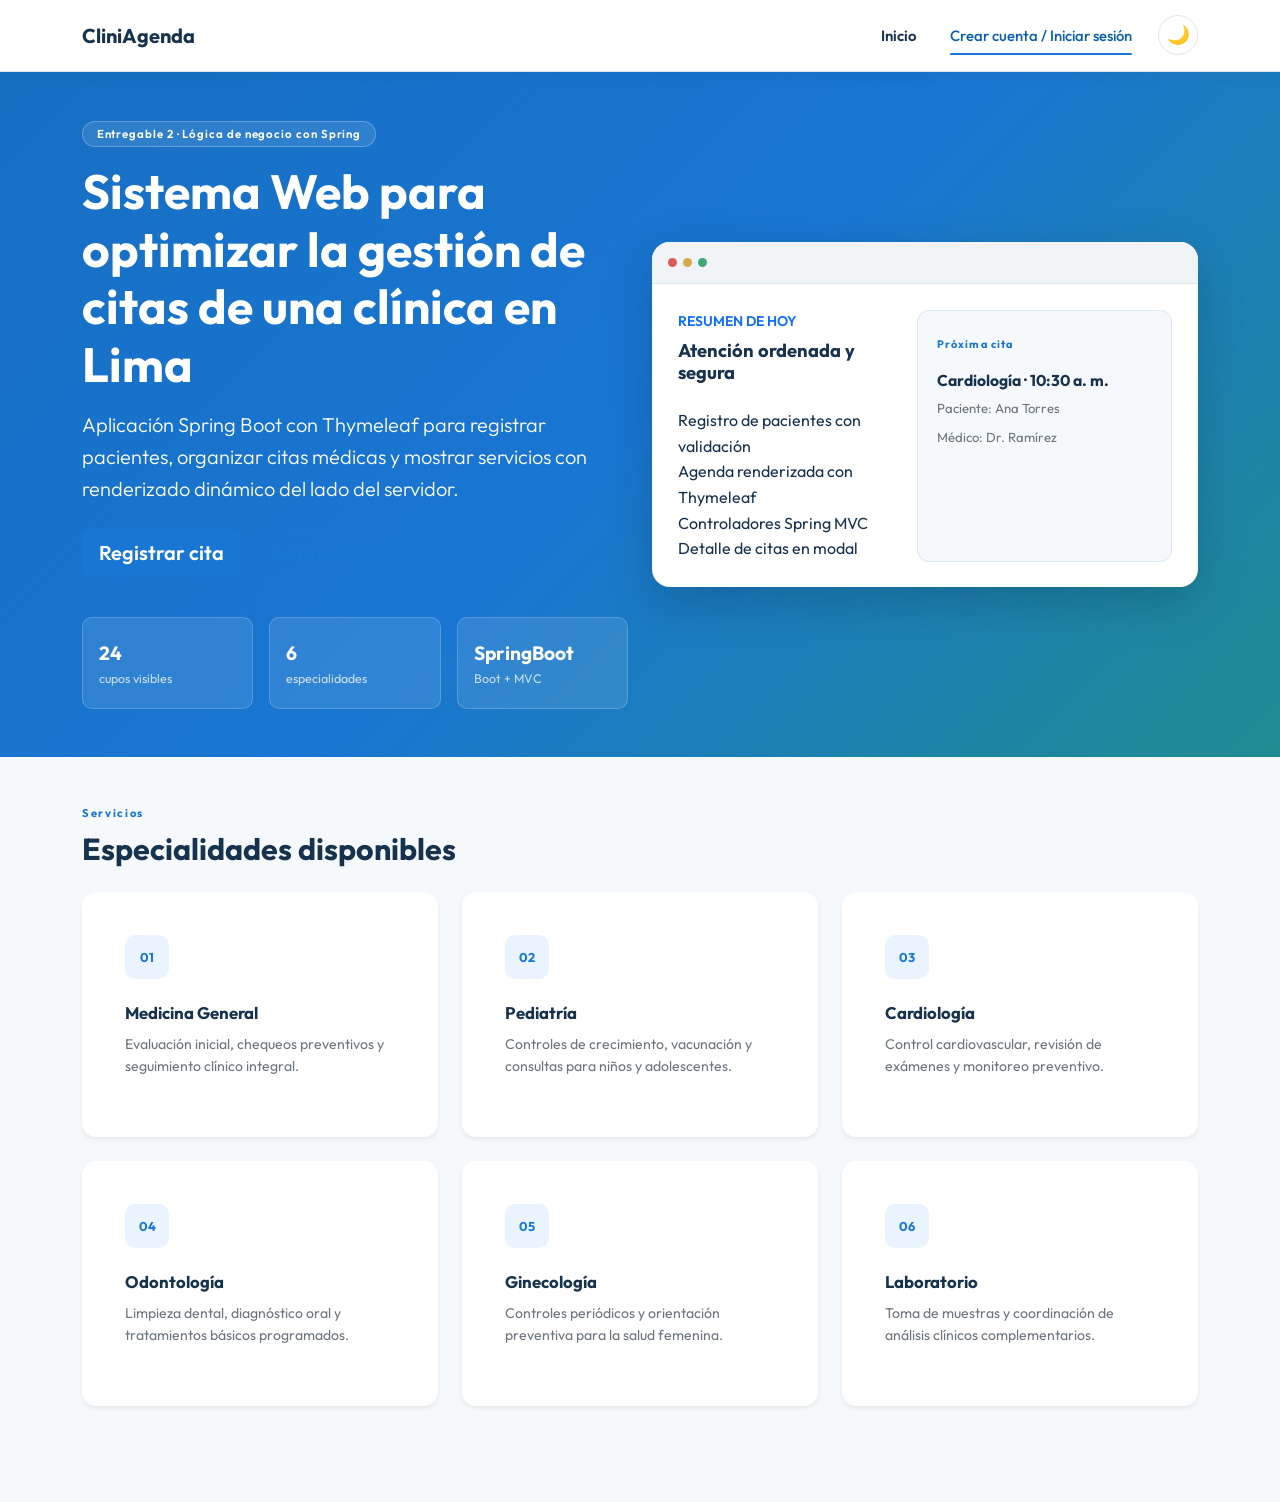
<file: CLINIAGENDA-3-main/index.html>
<!DOCTYPE html>
<html lang="es">
<head>
  <meta charset="UTF-8">
  <meta http-equiv="refresh" content="0; url=views/index.html">
  <title>CliniAgenda | Sistema de Gestión de Citas</title>
  <script>
    window.location.replace("views/index.html");
  </script>
</head>
<body style="font-family: sans-serif; display: flex; justify-content: center; align-items: center; height: 100vh; margin: 0; background-color: #f5f9fc; color: #17324d;">
  <div style="text-align: center; padding: 2rem; background: white; border-radius: 12px; box-shadow: 0 4px 14px rgba(0,0,0,0.08);">
    <h2>CliniAgenda</h2>
    <p>Redirigiendo a la vista principal...</p>
    <p><a href="views/index.html" style="color: #1976d2; font-weight: bold; text-decoration: none;">Haz clic aquí si no eres redirigido automáticamente</a></p>
  </div>
</body>
</html>
</file>
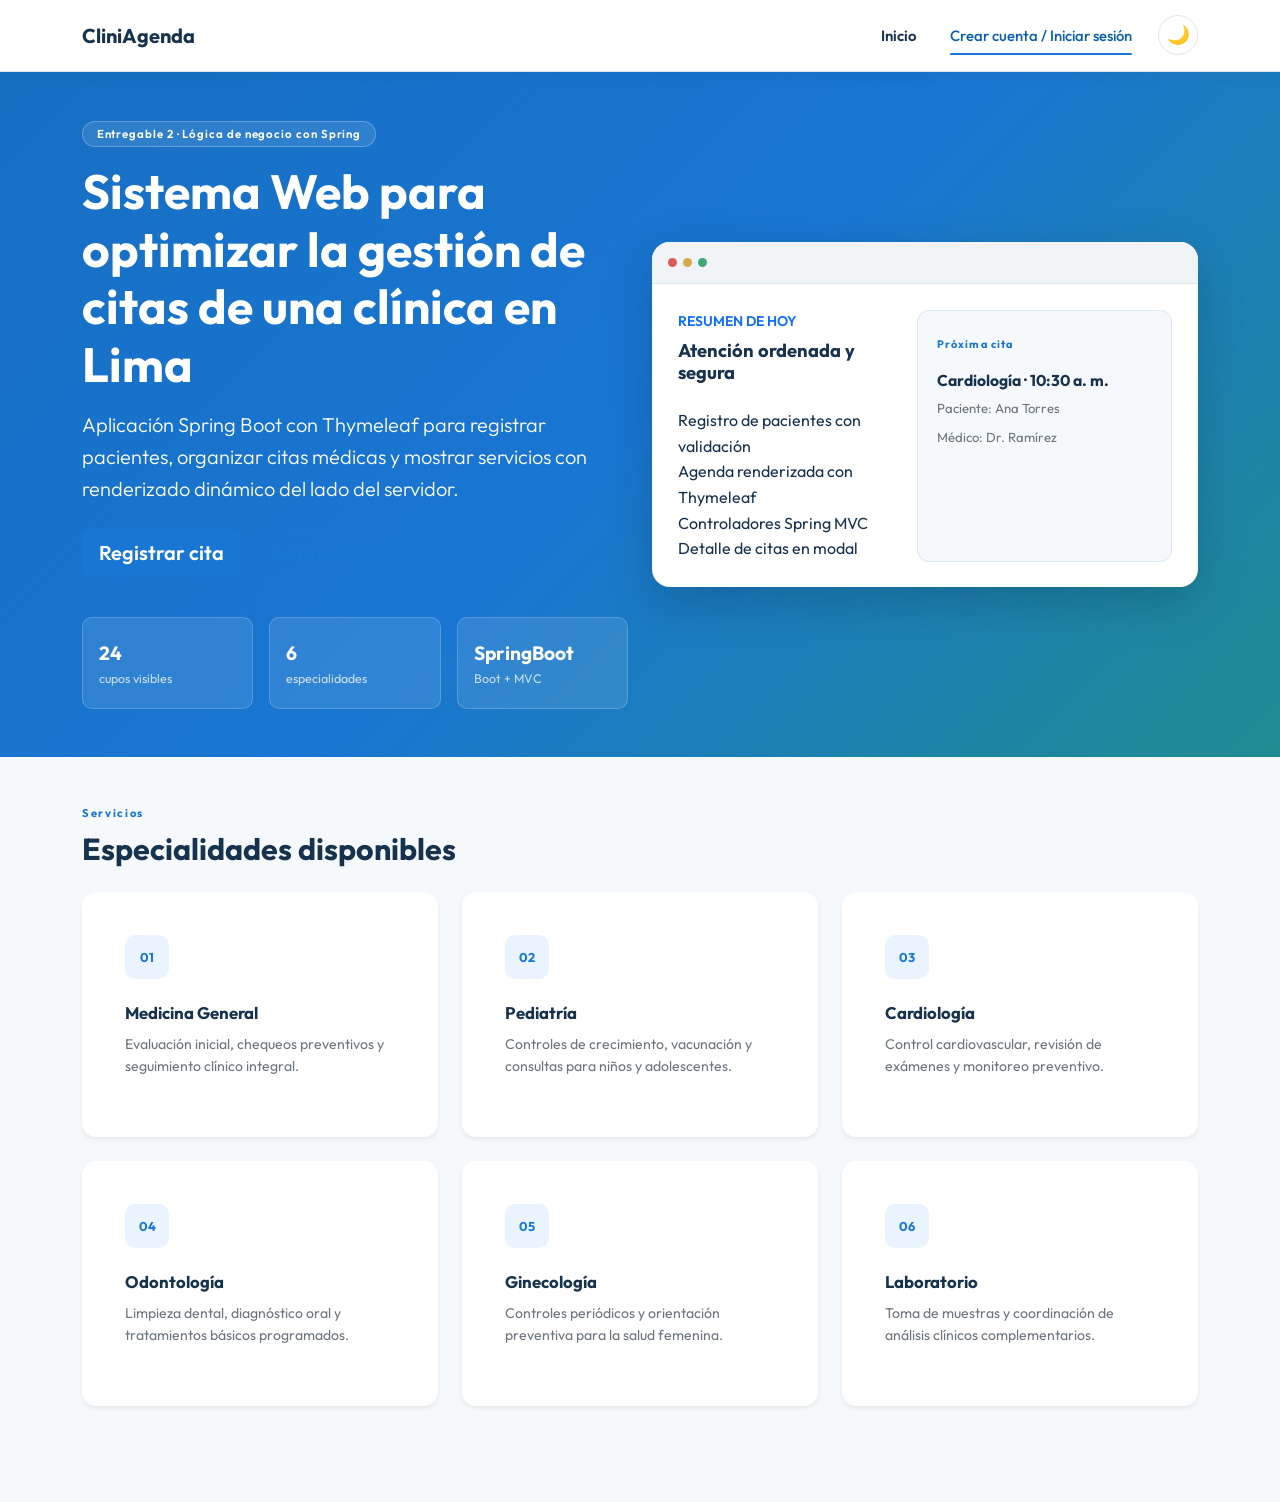
<file: CLINIAGENDA-3-main/views/index.html>
<!DOCTYPE html>
<html lang="es" xmlns:th="http://www.thymeleaf.org">
<head>
  <meta charset="UTF-8">
  <meta name="viewport" content="width=device-width, initial-scale=1.0">
  <title>CliniAgenda | Gestión de citas</title>
  <link rel="preconnect" href="https://fonts.googleapis.com">
  <link rel="preconnect" href="https://fonts.gstatic.com" crossorigin>
  <link href="https://fonts.googleapis.com/css2?family=Outfit:wght@300;400;500;600;700&display=swap" rel="stylesheet">
  <link href="../assets/css/bootstrap_min.css" rel="stylesheet">
  <!-- Thymeleaf: ruta estática correcta para Spring Boot -->
  <link rel="stylesheet" href="../assets/css/styles.css">
</head>
<body>

  <nav class="navbar navbar-light navbar-expand-lg sticky-top clinic-navbar">
    <div class="container">
      <a class="navbar-brand fw-bold" href="index.html">CliniAgenda</a>
      <button class="navbar-toggler" type="button" data-bs-toggle="collapse" data-bs-target="#mainNavbar"
        aria-controls="mainNavbar" aria-expanded="false" aria-label="Alternar navegación">
        <span class="navbar-toggler-icon"></span>
      </button>
      <div class="collapse navbar-collapse" id="mainNavbar">
        <ul class="navbar-nav ms-auto align-items-lg-center gap-lg-2">
          <li class="nav-item"><a class="nav-link" href="index.html">Inicio</a></li>
        
          
          <li th:if="${#authorization.expression('hasRole(''ADMIN'')')}" class="nav-item">  <a class="nav-link" href="pacientes.html">Pacientes</a></li>
          
          <li th:if="${#authorization.expression('hasRole(''ADMIN'')')}" class="nav-item"><a class="nav-link" href="agenda.html">Agenda</a></li>	         
          
          <li th:if="${#authorization.expression('hasRole(''ADMIN'')')}" class="nav-item"><a class="nav-link" href="paciente-form.html">+ Nuevo paciente</a></li>
          
          <li th:if="${#authorization.expression('hasAnyRole(''ADMIN'', ''USER'')')}" class="nav-item"><a class="btn btn-primary ms-lg-2" href="regiscita.html">Reservar cita</a></li>
          <li class="nav-item"><a class="nav-link" href="agenda-medico.html">Agenda Médico</a></li>

            <li th:if="${#authentication.name == 'anonymousUser'}" class="nav-item"><a class="nav-link active" href="acceso.html">Crear cuenta / Iniciar sesión</a> </li>
                    
        </ul>
      </div>
    </div>
  </nav>

  <main>

    <!-- HERO -->
    <section id="inicio" class="hero-section py-5 py-lg-6">
      <div class="container">
        <div class="row align-items-center g-4">
          <div class="col-lg-6">
            <span class="badge rounded-pill clinic-badge mb-3">Entregable 2 · Lógica de negocio con Spring</span>
            <h1 class="display-5 fw-bold mb-3">Sistema Web para optimizar la gestión de citas de una clínica en Lima</h1>
            <p class="lead text-white mb-4">
              Aplicación Spring Boot con Thymeleaf para registrar pacientes, organizar citas médicas
              y mostrar servicios con renderizado dinámico del lado del servidor.
            </p>
            <div class="d-flex flex-column flex-sm-row gap-3">
              <a th:href="@{/agenda}" class="btn btn-primary btn-lg">Registrar cita</a>
              <a th:href="@{/agenda}" class="btn btn-outline-dark btn-lg">Ver agenda visual</a>
            </div>
            <div class="row g-3 mt-4">
              <div class="col-sm-4">
                <div class="metric-card">
                  <strong>24</strong>
                  <span>cupos visibles</span>
                </div>
              </div>
              <div class="col-sm-4">
                <div class="metric-card">
                  <strong>6</strong>
                  <span>especialidades</span>
                </div>
              </div>
              <div class="col-sm-4">
                <div class="metric-card">
                  <strong>SpringBoot</strong>
                 <span>Boot + MVC</span>
                </div>
              </div>
            </div>
          </div>
          <div class="col-lg-6">
            <div class="hero-panel shadow-lg">
              <div class="hero-panel-top">
                <span></span><span></span><span></span>
              </div>
              <div class="hero-panel-body">
                <div class="appointment-preview">
                  <p class="text-uppercase small fw-semibold mb-2 text-primary">Resumen de hoy</p>
                  <h2 class="h4">Atención ordenada y segura</h2>
                  <ul class="list-unstyled mt-4 mb-0">
                    <li>Registro de pacientes con validación</li>
                    <li>Agenda renderizada con Thymeleaf</li>
                    <li>Controladores Spring MVC</li>
                    <li>Detalle de citas en modal</li>
                  </ul>
                </div>
                <div class="preview-card">
                  <span class="preview-tag">Próxima cita</span>
                  <h3 class="h5 mt-3 mb-2">Cardiología · 10:30 a. m.</h3>
                  <p class="mb-2 text-secondary">Paciente: Ana Torres</p>
                  <p class="mb-0 text-secondary">Médico: Dr. Ramírez</p>
                </div>
              </div>
            </div>
          </div>
        </div>
      </div>
    </section>

    <!-- SERVICIOS -->
    <section id="servicios" class="py-5">
      <div class="container">
        <div class="d-flex flex-column flex-lg-row justify-content-between align-items-lg-end mb-4 gap-3">
          <div>
            <p class="section-eyebrow mb-2">Servicios</p>
            <h2 class="section-title mb-0">Especialidades disponibles</h2>
          </div>
          
        </div>
        <div class="row g-4">
          <div class="col-md-6 col-xl-4">
            <article class="card service-card h-100 border-0 shadow-sm">
              <div class="card-body">
                <span class="service-icon">01</span>
                <h3 class="h5 mt-4">Medicina General</h3>
                <p class="text-secondary">Evaluación inicial, chequeos preventivos y seguimiento clínico integral.</p>
              </div>
            </article>
          </div>
          <div class="col-md-6 col-xl-4">
            <article class="card service-card h-100 border-0 shadow-sm">
              <div class="card-body">
                <span class="service-icon">02</span>
                <h3 class="h5 mt-4">Pediatría</h3>
                <p class="text-secondary">Controles de crecimiento, vacunación y consultas para niños y adolescentes.</p>
              </div>
            </article>
          </div>
          <div class="col-md-6 col-xl-4">
            <article class="card service-card h-100 border-0 shadow-sm">
              <div class="card-body">
                <span class="service-icon">03</span>
                <h3 class="h5 mt-4">Cardiología</h3>
                <p class="text-secondary">Control cardiovascular, revisión de exámenes y monitoreo preventivo.</p>
              </div>
            </article>
          </div>
          <div class="col-md-6 col-xl-4">
            <article class="card service-card h-100 border-0 shadow-sm">
              <div class="card-body">
                <span class="service-icon">04</span>
                <h3 class="h5 mt-4">Odontología</h3>
                <p class="text-secondary">Limpieza dental, diagnóstico oral y tratamientos básicos programados.</p>
              </div>
            </article>
          </div>
          <div class="col-md-6 col-xl-4">
            <article class="card service-card h-100 border-0 shadow-sm">
              <div class="card-body">
                <span class="service-icon">05</span>
                <h3 class="h5 mt-4">Ginecología</h3>
                <p class="text-secondary">Controles periódicos y orientación preventiva para la salud femenina.</p>
              </div>
            </article>
          </div>
          <div class="col-md-6 col-xl-4">
            <article class="card service-card h-100 border-0 shadow-sm">
              <div class="card-body">
                <span class="service-icon">06</span>
                <h3 class="h5 mt-4">Laboratorio</h3>
                <p class="text-secondary">Toma de muestras y coordinación de análisis clínicos complementarios.</p>
              </div>
            </article>
          </div>
        </div>
      </div>
    </section>

  </main>

  <footer class="py-4">
    <div class="container d-flex flex-column flex-md-row justify-content-between align-items-md-center gap-2">
    </div>
  </footer>

  <script src="../assets/js/bootstrap_bundle_min.js"></script>
  <script src="../models/Usuario.js"></script>
  <script src="../models/Paciente.js"></script>
  <script src="../models/Cita.js"></script>
  <script src="../models/index.js"></script>
  <script src="../controllers/permisos.js"></script>
  <script src="../controllers/app.js"></script>
</body>
</html>
</file>
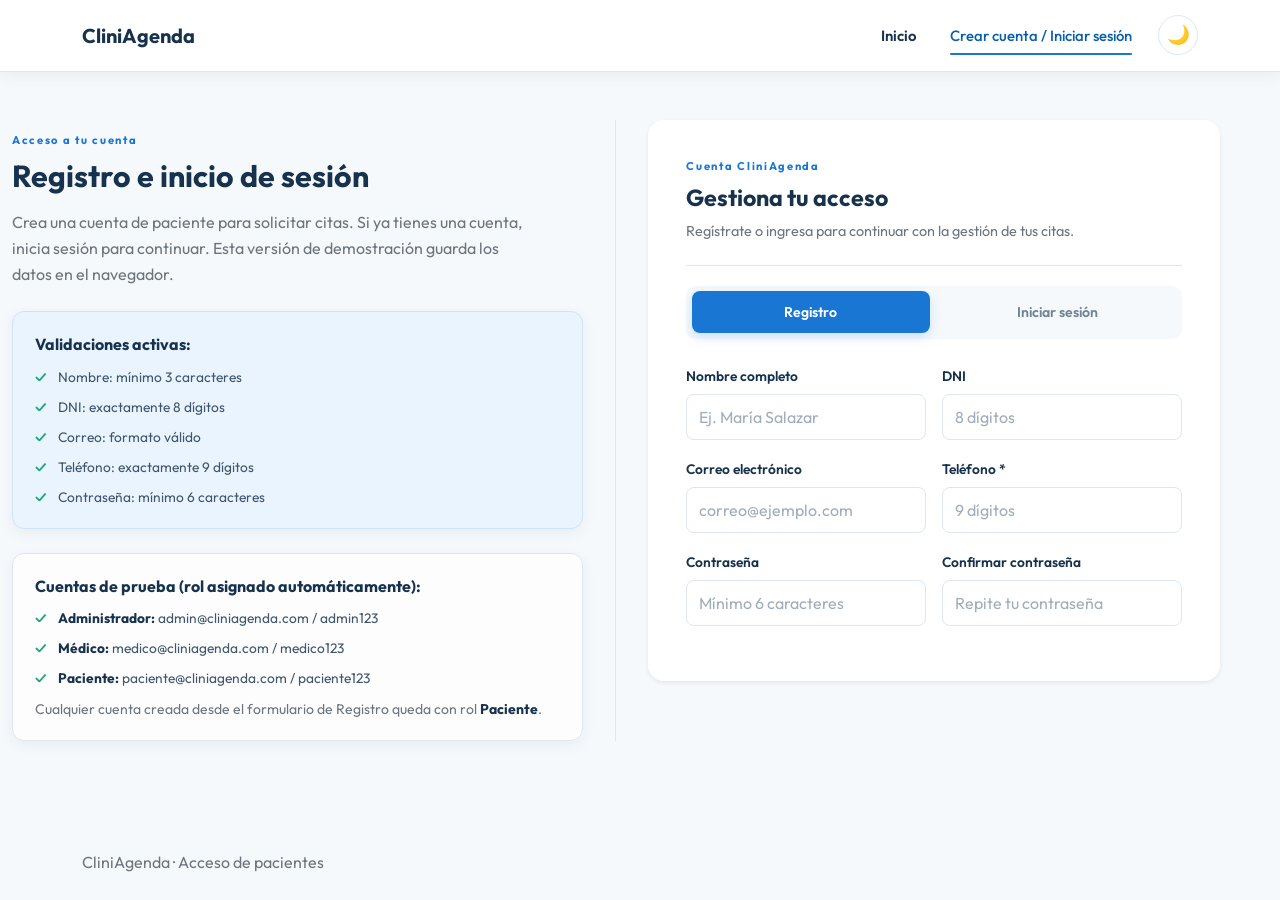
<file: CLINIAGENDA-3-main/views/acceso.html>
<!DOCTYPE html>
<html lang="es" xmlns:th="http://www.thymeleaf.org">

<head>
  <meta charset="UTF-8">
  <meta name="viewport" content="width=device-width, initial-scale=1.0">
  <title>CliniAgenda | Acceso</title>
  <link rel="preconnect" href="https://fonts.googleapis.com">
  <link rel="preconnect" href="https://fonts.gstatic.com" crossorigin>
  <link href="https://fonts.googleapis.com/css2?family=Outfit:wght@300;400;500;600;700&display=swap" rel="stylesheet">
  <link href="../assets/css/bootstrap_min.css" rel="stylesheet">
  <link rel="stylesheet" href="../assets/css/styles.css">
</head>

<body class="d-flex flex-column min-vh-100">

  <nav class="navbar navbar-light navbar-expand-lg sticky-top clinic-navbar">
    <div class="container">
      <a class="navbar-brand fw-bold" href="index.html">CliniAgenda</a>
      <button class="navbar-toggler" type="button" data-bs-toggle="collapse" data-bs-target="#mainNavbar"
        aria-controls="mainNavbar" aria-expanded="false" aria-label="Alternar navegación">
        <span class="navbar-toggler-icon"></span>
      </button>
      <div class="collapse navbar-collapse" id="mainNavbar">
        <ul class="navbar-nav ms-auto align-items-lg-center gap-lg-2">
          <li class="nav-item"><a class="nav-link" href="index.html">Inicio</a></li>

          <li th:if="${#authorization.expression('hasRole(''ADMIN'')')}" class="nav-item"> <a class="nav-link"
              href="pacientes.html">Pacientes</a></li>

          <li th:if="${#authorization.expression('hasRole(''ADMIN'')')}" class="nav-item"><a class="nav-link"
              href="agenda.html">Agenda</a></li>

          <li th:if="${#authorization.expression('hasRole(''ADMIN'')')}" class="nav-item"><a class="nav-link"
              href="paciente-form.html">+ Nuevo paciente</a></li>

          <li th:if="${#authorization.expression('hasAnyRole(''ADMIN'', ''USER'', ''PACIENTE'')')}" class="nav-item"><a
              class="btn btn-primary ms-lg-2" href="regiscita.html">Reservar cita</a></li>
          <li class="nav-item"><a class="nav-link" href="agenda-medico.html">Agenda Médico</a></li>

          <li th:if="${#authentication.name == 'anonymousUser'}" class="nav-item"><a class="nav-link active"
              href="acceso.html">Crear cuenta / Iniciar sesión</a> </li>

        </ul>

      </div>
    </div>
  </nav>

  <main class="flex-grow-1">

    <!-- =====================================================
         SECCIÓN: REGISTRO E INICIO DE SESIÓN
    ====================================================== -->
    <section id="acceso" class="py-5 section-soft access-section">
      <div class="container">
        <div class="row g-4 g-xl-5 align-items-start access-layout">

          <!-- Columna informativa -->
          <div class="col-md-6 access-intro">
            <p class="section-eyebrow mb-2">Acceso a tu cuenta</p>
            <h2 class="section-title">Registro e inicio de sesión</h2>
            <p class="text-secondary">
              Crea una cuenta de paciente para solicitar citas. Si ya tienes una cuenta, inicia sesión para continuar.
              Esta versión de demostración guarda los datos en el navegador.
            </p>
            <div class="info-box mt-4 access-info-box">
              <strong>Validaciones activas:</strong>
              <ul class="mb-0 mt-2">
                <li>Nombre: mínimo 3 caracteres</li>
                <li>DNI: exactamente 8 dígitos</li>
                <li>Correo: formato válido</li>
                <li>Teléfono: exactamente 9 dígitos</li>
                <li>Contraseña: mínimo 6 caracteres</li>
              </ul>
            </div>

            <div class="info-box mt-4 access-info-box account-box">
              <strong>Cuentas de prueba (rol asignado automáticamente):</strong>
              <ul class="mb-0 mt-2">
                <li><strong>Administrador:</strong> admin@cliniagenda.com / admin123</li>
                <li><strong>Médico:</strong> medico@cliniagenda.com / medico123</li>
                <li><strong>Paciente:</strong> paciente@cliniagenda.com / paciente123</li>
              </ul>
              <p class="mb-0 mt-2 small text-secondary">
                Cualquier cuenta creada desde el formulario de Registro queda con rol <strong>Paciente</strong>.
              </p>
            </div>
          </div>

          <!-- Tarjeta con pestañas Registro e Inicio de sesión -->
          <div class="col-md-6 access-form-column">
            <div class="card border-0 shadow-sm access-card h-100">
              <div class="card-body p-4 p-lg-5">

                <div class="access-card-heading">
                  <p class="section-eyebrow mb-2">Cuenta CliniAgenda</p>
                  <h3 class="mb-2">Gestiona tu acceso</h3>
                  <p class="text-secondary mb-0">Regístrate o ingresa para continuar con la gestión de tus citas.</p>
                </div>

                <!-- Pestañas Bootstrap -->
                <ul class="nav nav-pills mb-4 gap-2" id="accessTabs" role="tablist">
                  <li class="nav-item" role="presentation">
                    <button class="nav-link active" id="register-tab" data-bs-toggle="pill"
                      data-bs-target="#register-pane" type="button" role="tab" aria-controls="register-pane"
                      aria-selected="true">
                      Registro
                    </button>
                  </li>
                  <li class="nav-item" role="presentation">
                    <button class="nav-link" id="login-tab" data-bs-toggle="pill" data-bs-target="#login-pane"
                      type="button" role="tab" aria-controls="login-pane" aria-selected="false">
                      Iniciar sesión
                    </button>
                  </li>
                </ul>

                <div class="tab-content">

                  <!-- ==================== PESTAÑA REGISTRO ==================== -->
                  <div class="tab-pane fade show active" id="register-pane" role="tabpanel"
                    aria-labelledby="register-tab" tabindex="0">

                    <!--
                      th:action  → POST /registro (UsuarioController.registrar)
                      th:object  → vincula con el objeto Usuario del modelo
                      Los errores de @Valid se muestran con th:errors
                    -->
                    <form th:action="@{/registro}" th:object="${usuario}" method="post" novalidate>

                      <div class="row g-3">

                        <!-- Nombre -->
                        <div class="col-md-6">
                          <label for="registerName" class="form-label">Nombre completo</label>
                          <input type="text" th:field="*{name}" id="registerName" class="form-control"
                            th:classappend="${#fields.hasErrors('name')} ? 'is-invalid'"
                            placeholder="Ej. María Salazar">
                          <div class="invalid-feedback" th:errors="*{name}"></div>
                        </div>

                        <!-- DNI -->
                        <div class="col-md-6">
                          <label for="registerDni" class="form-label">
                            DNI
                          </label>

                          <input type="text" th:field="*{dni}" id="registerDni" class="form-control"
                            th:classappend="${#fields.hasErrors('dni')} ? 'is-invalid'" placeholder="8 dígitos"
                            maxlength="8" inputmode="numeric" pattern="[0-9]{8}" required>

                          <div class="invalid-feedback" th:errors="*{dni}">
                          </div>
                        </div>

                        <!-- Correo -->
                        <div class="col-md-6">
                          <label for="registerEmail" class="form-label">Correo electrónico</label>
                          <input type="email" th:field="*{email}" id="registerEmail" class="form-control"
                            th:classappend="${#fields.hasErrors('email')} ? 'is-invalid'"
                            placeholder="correo@ejemplo.com">
                          <div class="invalid-feedback" th:errors="*{email}"></div>
                        </div>
                        <!-- Teléfono -->
                        <div class="col-md-6">
                          <label for="registerPhone" class="form-label">
                            Teléfono *
                          </label>

                          <input type="tel" th:field="*{phone}" id="registerPhone" class="form-control"
                            th:classappend="${#fields.hasErrors('phone')} ? 'is-invalid'" placeholder="9 dígitos"
                            maxlength="9" inputmode="numeric" pattern="[0-9]{9}" required>

                          <div class="invalid-feedback" th:errors="*{phone}">
                          </div>
                        </div>
                        <!-- Contraseña -->
                        <div class="col-md-6">
                          <label for="registerPassword" class="form-label">Contraseña</label>
                          <input type="password" th:field="*{password}" id="registerPassword" class="form-control"
                            th:classappend="${#fields.hasErrors('password')} ? 'is-invalid'"
                            placeholder="Mínimo 6 caracteres">
                          <div class="invalid-feedback" th:errors="*{password}"></div>
                        </div>

                        <!--
                          Confirmar contraseña:
                          No se valida en el modelo (Usuario no tiene ese campo),
                          la validación de coincidencia se hace en el controlador
                          o se deja para JS del lado del cliente como en el prototipo.
                        -->
                        <div class="col-md-6">
                          <label for="registerConfirm" class="form-label">Confirmar contraseña</label>
                          <input type="password" id="registerConfirm" name="confirmPassword" class="form-control"
                            placeholder="Repite tu contraseña">
                        </div>

                      </div>

                      <!-- /row -->

                    </form>

                  </div>


                  <!-- /register-pane -->

                  <!-- ==================== PESTAÑA LOGIN ==================== -->
                  <div class="tab-pane fade" id="login-pane" role="tabpanel" aria-labelledby="login-tab" tabindex="0">

                    <!--
                      th:action  → POST /login (UsuarioController.login)
                      El acceso de demostración se gestiona desde el navegador.
                      No usa th:object porque no se vincula a un modelo completo
                    -->
                    <form th:action="@{/api/auth/login}" method="post" novalidate>


                      <div class="row g-3">

                        <!-- Email -->
                        <div class="col-12">
                          <label for="loginEmail" class="form-label">Correo electrónico o DNI</label>
                          <input type="text" id="loginEmail" name="email" class="form-control"
                            placeholder="correo@ejemplo.com o 8 dígitos" autocomplete="username">
                        </div>

                        <!-- Contraseña -->
                        <div class="col-12">
                          <label for="loginPassword" class="form-label">Contraseña</label>
                          <input type="password" id="loginPassword" name="password" class="form-control"
                            placeholder="Ingresa tu contraseña">
                        </div>

                      </div>
                      <!-- /row -->

                      <div class="mt-4 d-flex flex-column flex-sm-row justify-content-between align-items-sm-center gap-3 login-actions">
                        <button type="submit" class="btn btn-outline-dark">
                          Ingresar
                        </button>

                        <button type="button" class="btn btn-primary" id="btnCrearCuenta">
                          Crear cuenta
                        </button>
                      </div>

                    </form>
                  </div>

                </div>

              </div>
            </div>
          </div>

        </div>
      </div>
    </section>

  </main>

  <footer class="py-4 mt-auto">
    <div class="container d-flex flex-column flex-md-row justify-content-between align-items-md-center gap-2">
  
      <p class="mb-0 text-secondary">CliniAgenda · Acceso de pacientes</p>
    </div>
  </footer>


  <script src="../assets/js/bootstrap_bundle_min.js"></script>
  <script src="../models/Usuario.js"></script>
  <script src="../models/Paciente.js"></script>
  <script src="../models/Cita.js"></script>
  <script src="../models/index.js"></script>
  <script src="../controllers/permisos.js"></script>
  <script src="../controllers/app.js"></script>
  <script src="../controllers/acceso.js"></script>
  
</body>

</html>
</file>
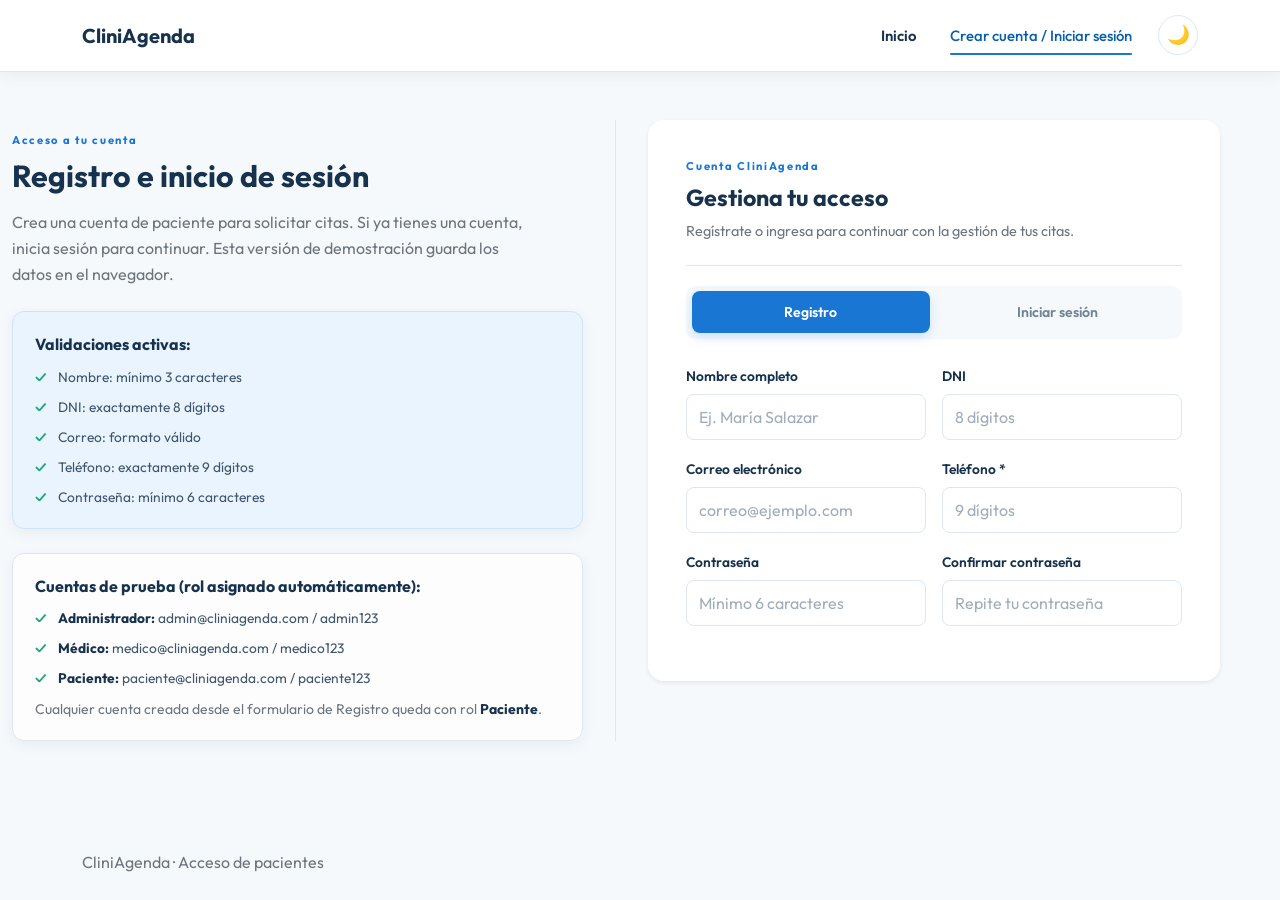
<file: CLINIAGENDA-3-main/views/agenda.html>
<!DOCTYPE html>
<html lang="es" xmlns:th="http://www.thymeleaf.org">
<head>
  <meta charset="UTF-8">
  <meta name="viewport" content="width=device-width, initial-scale=1.0">
  <title>CliniAgenda | Agenda de citas</title>
  <link rel="preconnect" href="https://fonts.googleapis.com">
  <link rel="preconnect" href="https://fonts.gstatic.com" crossorigin>
  <link href="https://fonts.googleapis.com/css2?family=Outfit:wght@300;400;500;600;700&display=swap" rel="stylesheet">
  <link href="../assets/css/bootstrap_min.css" rel="stylesheet">
  <link rel="stylesheet" href="../assets/css/styles.css">
</head>
<body class="d-flex flex-column min-vh-100">

  <nav class="navbar navbar-light navbar-expand-lg sticky-top clinic-navbar">
    <div class="container">
      <a class="navbar-brand fw-bold" href="index.html">CliniAgenda</a>
      <button class="navbar-toggler" type="button" data-bs-toggle="collapse" data-bs-target="#mainNavbar"
        aria-controls="mainNavbar" aria-expanded="false" aria-label="Alternar navegación">
        <span class="navbar-toggler-icon"></span>
      </button>
      <div class="collapse navbar-collapse" id="mainNavbar">
        <ul class="navbar-nav ms-auto align-items-lg-center gap-lg-2">
          <li class="nav-item"><a class="nav-link" href="index.html">Inicio</a></li>
           
          <li th:if="${#authorization.expression('hasRole(''ADMIN'')')}" class="nav-item">  <a class="nav-link" href="pacientes.html">Pacientes</a></li>
          
          <li th:if="${#authorization.expression('hasRole(''ADMIN'')')}" class="nav-item"><a class="nav-link" href="agenda.html">Agenda</a></li>	         
          
          <li th:if="${#authorization.expression('hasRole(''ADMIN'')')}" class="nav-item"><a class="nav-link" href="paciente-form.html">+ Nuevo paciente</a></li>
          
          <li th:if="${#authorization.expression('hasAnyRole(''ADMIN'', ''USER'')')}" class="nav-item"><a class="btn btn-primary ms-lg-2" href="regiscita.html">Reservar cita</a></li>
          <li class="nav-item"><a class="nav-link" href="agenda-medico.html">Agenda Médico</a></li>
          
          <li th:if="${#authentication.name == 'anonymousUser'}" class="nav-item"><a class="nav-link active" href="acceso.html">Crear cuenta / Iniciar sesión</a> </li>
          <li class="nav-item theme-nav-item ms-lg-2">
            <button type="button" id="btn-theme-toggle" class="btn btn-outline-secondary btn-sm" aria-label="Alternar modo oscuro">
              🌙
            </button>
          </li>
         
        </ul>
        
      </div>
    </div>
  </nav>

  <main class="flex-grow-1">

    <!-- =====================================================
         RESUMEN DE RECEPCIÓN
         Métricas generales calculadas desde localStorage
         (claves "pacientes" y "citas").
    ====================================================== -->
    <section class="py-5">
      <div class="container">

        <div class="mb-4">
          <p class="section-eyebrow mb-2">Panel general</p>
          <h2 class="section-title mb-0">Resumen de recepción</h2>
        </div>

        <div class="row g-4">
          <div class="col-sm-6 col-xl-3">
            <div class="stat-card">
              <div class="stat-icon">👥</div>
              <strong id="statTotalPacientes">0</strong>
              <span>Pacientes registrados</span>
            </div>
          </div>
          <div class="col-sm-6 col-xl-3">
            <div class="stat-card stat-green">
              <div class="stat-icon">🗓️</div>
              <strong id="statTotalCitas">0</strong>
              <span>Citas registradas</span>
            </div>
          </div>
          <div class="col-sm-6 col-xl-3">
            <div class="stat-card stat-amber">
              <div class="stat-icon">⏰</div>
              <strong id="statCitasHoy">0</strong>
              <span>Citas para hoy</span>
            </div>
          </div>
          <div class="col-sm-6 col-xl-3">
            <div class="stat-card">
              <div class="stat-icon">📨</div>
              <strong id="statCitasPendientesConfirmacion">0</strong>
              <span>Citas por confirmar</span>
            </div>
          </div>
        </div>

      </div>
    </section>

    <!-- =====================================================
         SECCIÓN: AGENDA GENERAL DE CITAS
         Las citas se guardan y leen desde localStorage
         (clave "citas"), creadas desde regiscita.html.
    ====================================================== -->
    <section id="agenda" class="py-5 section-soft">
      <div class="container">

        <div class="d-flex flex-column flex-lg-row justify-content-between align-items-lg-end mb-4 gap-3">
          <div>
            <p class="section-eyebrow mb-2">Agenda visual</p>
            <h2 class="section-title mb-0">Citas programadas</h2>
          </div>
          <div class="text-lg-end">
            <p class="text-secondary mb-1 section-copy">
              Revisa las solicitudes, confirma las citas y gestiona cambios desde recepción. Al cambiar una cita,
              deberá confirmarse nuevamente.
            </p>
            <p class="mb-0 small">
              Estados: por confirmar, confirmada, atendida o cancelada. Recepción puede preparar un recordatorio por WhatsApp después de confirmar la cita.
            </p>
          </div>
        </div>

        <!-- Grid de citas — generado dinámicamente por Agenda.js -->
        <div class="row g-4" id="agendaGrid"></div>

        <!-- Mensaje si no hay citas registradas -->
        <div class="col-12" id="agendaVacio">
          <p class="text-secondary text-center py-4">
            No hay citas registradas. Las solicitudes nuevas aparecerán aquí para que recepción las revise.
          </p>
        </div>

      </div>
    </section>

  </main>

  <footer class="py-4 mt-auto">
    <div class="container d-flex flex-column flex-md-row justify-content-between align-items-md-center gap-2">
      
    </div>
  </footer>

  <!-- =====================================================
       MODAL: Detalle de cita
  ====================================================== -->
  <div class="modal fade" id="appointmentModal" tabindex="-1" aria-labelledby="appointmentModalLabel" aria-hidden="true">
    <div class="modal-dialog modal-dialog-centered">
      <div class="modal-content border-0 shadow">
        <div class="modal-header">
          <h2 class="modal-title fs-5" id="appointmentModalLabel">Detalle de cita</h2>
          <button type="button" class="btn-close" data-bs-dismiss="modal" aria-label="Cerrar"></button>
        </div>
        <div class="modal-body">
          <div class="modal-detail">
            <span class="modal-label">Paciente</span>
            <p id="modalPatient" class="mb-3"></p>
            <span class="modal-label">DNI</span>
            <p id="modalPatientDni" class="mb-3"></p>
            <span class="modal-label">Correo</span>
            <p id="modalPatientEmail" class="mb-3"></p>
            <span class="modal-label">Teléfono</span>
            <p id="modalPatientPhone" class="mb-3"></p>
            <span class="modal-label">Servicio</span>
            <p id="modalService" class="mb-3"></p>
            <span class="modal-label">Médico</span>
            <p id="modalDoctor" class="mb-3"></p>
            <span class="modal-label">Fecha y hora</span>
            <p id="modalSchedule" class="mb-3"></p>
            <span class="modal-label">Modalidad</span>
            <p id="modalMode" class="mb-3"></p>
            <span class="modal-label">Observaciones</span>
            <p id="modalNotes" class="mb-0"></p>
          </div>
        </div>
      </div>
    </div>
  </div>

  <!-- =====================================================
       MODAL: Editar cita
  ====================================================== -->
  <div class="modal fade" id="modalEditarCita" tabindex="-1" aria-labelledby="modalEditarCitaLabel" aria-hidden="true">
    <div class="modal-dialog modal-lg modal-dialog-centered">
      <div class="modal-content border-0 shadow">
        <div class="modal-header bg-dark text-white">
          <h2 class="modal-title fs-5" id="modalEditarCitaLabel">Editar cita</h2>
          <button type="button" class="btn-close btn-close-white" data-bs-dismiss="modal" aria-label="Cerrar"></button>
        </div>
        <form id="formEditarCita">
          <div class="modal-body p-4">

            <input type="hidden" id="edit-cita-id">
            <input type="hidden" id="edit-cita-patient-dni">
            <input type="hidden" id="edit-cita-patient-email">
            <input type="hidden" id="edit-cita-patient-phone">
            <div id="errorHorarioEditarCita" class="alert alert-danger d-none" role="alert">
              El doctor ya tiene una cita en esa fecha y hora. Selecciona otro horario.
            </div>

            <div class="row g-3">

              <div class="col-md-6">
                <label for="edit-cita-patient" class="form-label">Paciente</label>
                <div class="input-group">
                  <input type="text" id="edit-cita-patient" class="form-control" readonly required>
                  <button type="button" class="btn btn-outline-dark" data-bs-toggle="modal" data-bs-target="#modalBuscarPacienteAgenda">
                    Buscar
                  </button>
                </div>
              </div>

              <div class="col-md-6">
                <label for="edit-cita-doctor" class="form-label">Médico</label>
                <div class="input-group">
                  <input type="text" id="edit-cita-doctor" class="form-control" readonly required>
                  <button type="button" class="btn btn-outline-dark" data-bs-toggle="modal" data-bs-target="#modalBuscarMedicoAgenda">
                    Buscar
                  </button>
                </div>
              </div>

              <div class="col-md-6">
                <label for="edit-cita-service" class="form-label">Servicio</label>
                <select id="edit-cita-service" class="form-select" required>
                  <option value="">Seleccionar servicio</option>
                  <option value="Medicina General">Medicina General</option>
                  <option value="Pediatría">Pediatría</option>
                  <option value="Cardiología">Cardiología</option>
                  <option value="Odontología">Odontología</option>
                  <option value="Ginecología">Ginecología</option>
                  <option value="Laboratorio">Laboratorio</option>
                </select>
              </div>

              <div class="col-md-6">
                <label for="edit-cita-date" class="form-label">Fecha</label>
                <input type="date" id="edit-cita-date" class="form-control" required>
              </div>

              <div class="col-md-6">
                <label for="edit-cita-time" class="form-label">Hora</label>
                <select id="edit-cita-time" class="form-select" required>
                  <option value="">Seleccionar hora</option>
                  <option value="08:00">08:00</option>
                  <option value="09:00">09:00</option>
                  <option value="10:00">10:00</option>
                  <option value="11:00">11:00</option>
                  <option value="14:00">14:00</option>
                  <option value="15:00">15:00</option>
                  <option value="16:00">16:00</option>
                  <option value="17:00">17:00</option>
                </select>
              </div>

              <div class="col-md-6">
                <label for="edit-cita-mode" class="form-label">Modalidad</label>
                <select id="edit-cita-mode" class="form-select" required>
                  <option value="">Seleccionar modalidad</option>
                  <option value="Presencial">Presencial</option>
                  <option value="Teleconsulta">Teleconsulta</option>
                </select>
              </div>

              <div class="col-12">
                <label for="edit-cita-notes" class="form-label">Observaciones</label>
                <textarea id="edit-cita-notes" class="form-control" rows="3"></textarea>
              </div>

            </div>
          </div>
          <div class="modal-footer bg-light border-0">
            <button type="button" class="btn btn-secondary px-4" data-bs-dismiss="modal">Cancelar</button>
            <button type="submit" class="btn btn-primary px-4">Guardar cambios</button>
          </div>
        </form>
      </div>
    </div>
  </div>

  <!-- =====================================================
       MODAL: Buscar paciente (para editar cita)
  ====================================================== -->
  <div class="modal fade" id="modalBuscarPacienteAgenda" tabindex="-1" aria-hidden="true">
    <div class="modal-dialog modal-dialog-centered">
      <div class="modal-content border-0 shadow">
        <div class="modal-header">
          <h2 class="modal-title fs-5">Seleccionar paciente</h2>
          <button type="button" class="btn-close" data-bs-dismiss="modal" aria-label="Cerrar"></button>
        </div>
        <div class="modal-body">
          <input type="text" id="buscarPacienteAgendaInput" class="form-control mb-3" placeholder="Buscar por nombre o DNI...">
          <div id="listaPacientesAgenda" class="list-group" style="max-height: 320px; overflow-y: auto;"></div>
          <p id="sinPacientesAgenda" class="text-secondary text-center mt-3 mb-0 d-none">
            No hay pacientes registrados todavía.
          </p>
        </div>
      </div>
    </div>
  </div>

  <!-- =====================================================
       MODAL: Buscar médico (para editar cita)
  ====================================================== -->
  <div class="modal fade" id="modalBuscarMedicoAgenda" tabindex="-1" aria-hidden="true">
    <div class="modal-dialog modal-dialog-centered">
      <div class="modal-content border-0 shadow">
        <div class="modal-header">
          <h2 class="modal-title fs-5">Seleccionar médico</h2>
          <button type="button" class="btn-close" data-bs-dismiss="modal" aria-label="Cerrar"></button>
        </div>
        <div class="modal-body">
          <input type="text" id="buscarMedicoAgendaInput" class="form-control mb-3" placeholder="Buscar por nombre o especialidad...">
          <div id="listaMedicosAgenda" class="list-group" style="max-height: 320px; overflow-y: auto;"></div>
        </div>
      </div>
    </div>
  </div>

  <!-- =====================================================
       MODAL: Preparar recordatorio por WhatsApp
  ====================================================== -->
  <div class="modal fade" id="modalRecordatorio" tabindex="-1" aria-labelledby="modalRecordatorioLabel" aria-hidden="true">
    <div class="modal-dialog modal-dialog-centered">
      <div class="modal-content border-0 shadow">
        <div class="modal-header">
          <h2 class="modal-title fs-5" id="modalRecordatorioLabel">Preparar recordatorio por WhatsApp</h2>
          <button type="button" class="btn-close" data-bs-dismiss="modal" aria-label="Cerrar"></button>
        </div>
        <div class="modal-body">
          <p class="text-secondary">Revisa el número del paciente. WhatsApp abrirá un mensaje preparado; recepción debe verificarlo y enviarlo desde WhatsApp.</p>
          <label for="recordatorioNumero" class="form-label">Número de WhatsApp (9 dígitos)</label>
          <input type="tel" id="recordatorioNumero" class="form-control" placeholder="Ej. 987654321" maxlength="9">
          <div id="recordatorioError" class="text-danger small mt-2 d-none">Ingresa un número válido de 9 dígitos.</div>
        </div>
        <div class="modal-footer border-0">
          <button type="button" class="btn btn-outline-dark" data-bs-dismiss="modal">Cancelar</button>
          <button type="button" class="btn btn-success" id="btnConfirmarRecordatorio">Abrir WhatsApp</button>
        </div>
      </div>
    </div>
  </div>

  <script src="../assets/js/bootstrap_bundle_min.js"></script>
  <script src="../models/Usuario.js"></script>
  <script src="../models/Paciente.js"></script>
  <script src="../models/Cita.js"></script>
  <script src="../models/index.js"></script>
  <script src="../controllers/permisos.js"></script>
  <script src="../controllers/app.js"></script>
  <script src="../controllers/agenda.js"></script>
</body>
</html>
</file>
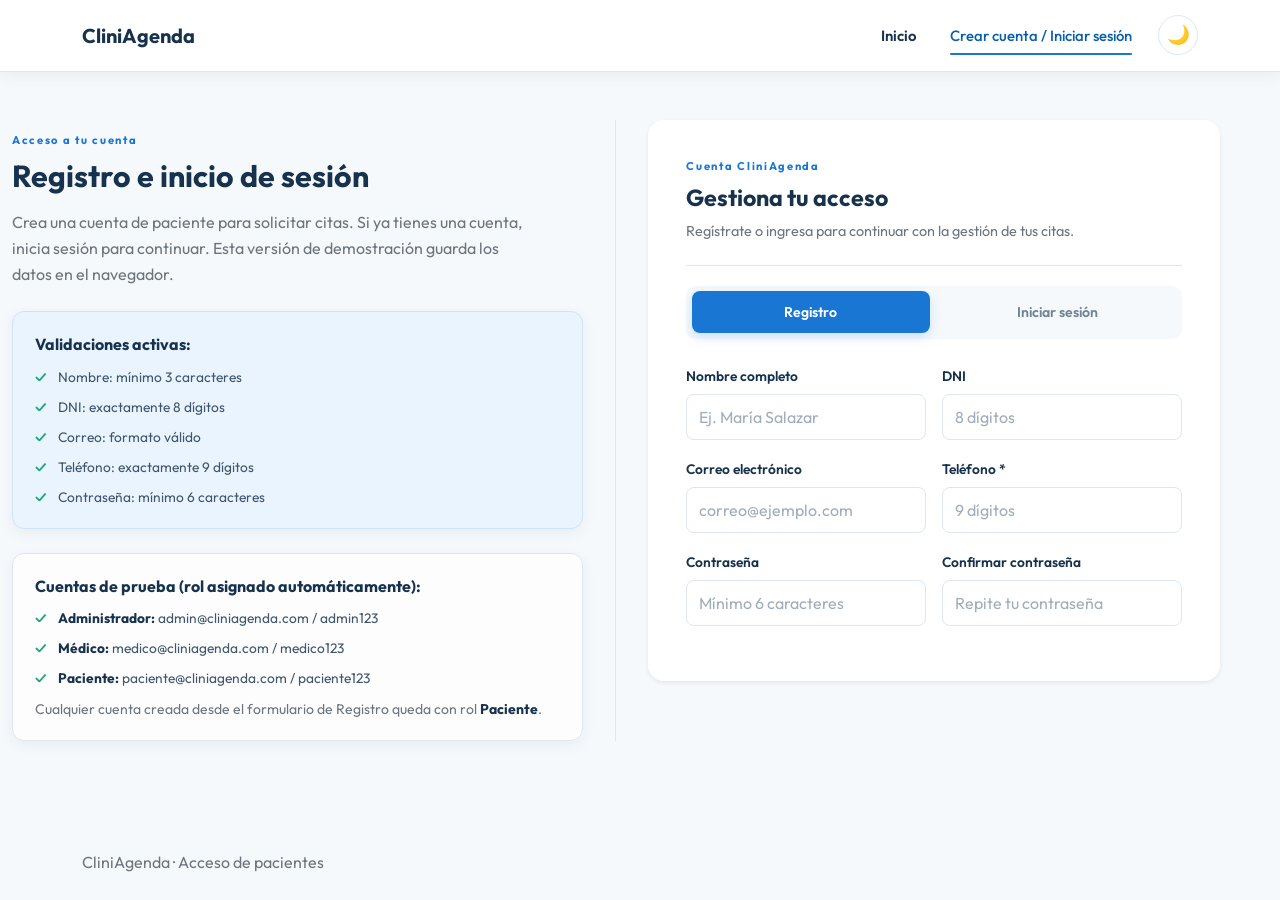
<file: CLINIAGENDA-3-main/views/paciente-form.html>
<!DOCTYPE html>
<html lang="es" xmlns:th="http://www.thymeleaf.org">

<head>
  <meta charset="UTF-8">
  <meta name="viewport" content="width=device-width, initial-scale=1.0">
  <title>CliniAgenda | Nuevo Paciente</title>
  <link rel="preconnect" href="https://fonts.googleapis.com">
  <link rel="preconnect" href="https://fonts.gstatic.com" crossorigin>
  <link href="https://fonts.googleapis.com/css2?family=Outfit:wght@300;400;500;600;700&display=swap" rel="stylesheet">
  <link href="../assets/css/bootstrap_min.css" rel="stylesheet">
  <link rel="stylesheet" href="../assets/css/styles.css">
</head>

<body class="d-flex flex-column min-vh-100">

  <nav class="navbar navbar-light navbar-expand-lg sticky-top clinic-navbar">
    <div class="container">
      <a class="navbar-brand fw-bold" href="index.html">CliniAgenda</a>
      <button class="navbar-toggler" type="button" data-bs-toggle="collapse" data-bs-target="#mainNavbar"
        aria-controls="mainNavbar" aria-expanded="false" aria-label="Alternar navegación">
        <span class="navbar-toggler-icon"></span>
      </button>
      <div class="collapse navbar-collapse" id="mainNavbar">
        <ul class="navbar-nav ms-auto align-items-lg-center gap-lg-2">
          <li class="nav-item"><a class="nav-link" href="index.html">Inicio</a></li>

          <li th:if="${#authorization.expression('hasRole(''ADMIN'')')}" class="nav-item"> <a class="nav-link"
              href="pacientes.html">Pacientes</a></li>

          <li th:if="${#authorization.expression('hasRole(''ADMIN'')')}" class="nav-item"><a class="nav-link"
              href="agenda.html">Agenda</a></li>

          <li id="navNuevoPaciente" th:if="${#authorization.expression('hasRole(''ADMIN'')')}" class="nav-item"><a class="nav-link"
              href="paciente-form.html">+ Nuevo paciente</a></li>

          <li th:if="${#authorization.expression('hasAnyRole(''ADMIN'', ''USER'')')}" class="nav-item"><a
              class="btn btn-primary ms-lg-2" href="regiscita.html">Reservar cita</a></li>
          <li class="nav-item"><a class="nav-link" href="agenda-medico.html">Agenda Médico</a></li>

          <li th:if="${#authentication.name == 'anonymousUser'}" class="nav-item"><a class="nav-link active"
              href="acceso.html">Crear cuenta / Iniciar sesión</a> </li>

          <li class="nav-item theme-nav-item ms-lg-2">
            <button type="button" id="btn-theme-toggle" class="btn btn-outline-secondary btn-sm" aria-label="Alternar modo oscuro">
              🌙
            </button>
          </li>

        </ul>

      </div>
    </div>
  </nav>

  <main class="flex-grow-1">
    <section class="py-5">
      <div class="container">
        <div class="row g-4 align-items-start">

          <!-- Columna informativa -->
          <div class="col-lg-5">
            <p class="section-eyebrow mb-2">Spring MVC · Thymeleaf</p>
            <h2 class="section-title">Registrar nuevo paciente</h2>
            <p class="text-secondary">
              Este formulario permite ingresar los datos de un paciente. Antes de registrarlo, el sistema revisa que la
              información esté completa y sea correcta. Si todo está bien, el paciente queda registrado.
            </p>
            <div class="info-box mt-4">
              <strong>Validaciones activas (servidor):</strong>
              <ul class="mb-0 mt-2">
                <li>Nombre: mínimo 3 caracteres</li>
                <li>DNI: exactamente 8 dígitos (sin letras)</li>
                <li>Correo: formato válido con @</li>
                <li>Teléfono: exactamente 9 dígitos</li>
                <li>DNI no duplicado en el sistema</li>
              </ul>
            </div>
          </div>

          <!-- Formulario vinculado al modelo Paciente -->
          <div class="col-lg-7">
            <div class="card border-0 shadow-sm booking-card">
              <div class="card-body p-4 p-lg-5">

                <!--
                  th:action="@{/pacientes/nuevo}" → apunta al POST de PacienteController
                  th:object="${paciente}"          → vincula todos los th:field con el objeto Paciente
                  method="post"                    → siempre POST para envíos de formulario
                  novalidate                       → desactiva validación HTML5 nativa
                                                     (usamos la del servidor con @Valid)
                -->
                <form th:action="@{/pacientes/nuevo}" th:object="${paciente}" method="post" novalidate>

                  <!-- Errores de validación del servidor -->


                  <div class="row g-3">

                    <!-- Nombre completo -->
                    <div class="col-12">
                      <label for="nombrePaciente" class="form-label">Nombre completo *</label>
                      <!--
                        th:field="*{nombre}" expande a:
                          id="nombre"  name="nombre"  th:value="${paciente.nombre}"
                        Spring MVC lo mapea automáticamente al campo Paciente.nombre
                      -->
                      <input type="text" th:field="*{nombre}" id="nombrePaciente" class="form-control"
                        th:classappend="${#fields.hasErrors('nombre')} ? 'is-invalid'"
                        placeholder="Ej. María Salazar López" required minlength="3">
                      <!--
                        th:errors="*{nombre}" → muestra el mensaje de error de @NotBlank / @Size
                        Solo se renderiza si hay error en ese campo específico
                      -->
                      <div class="invalid-feedback" th:errors="*{nombre}"></div>
                    </div>



                    <!-- DNI -->
                    <div class="col-md-6">
                      <label for="dniPaciente" class="form-label">DNI *</label>
                      <input type="text" th:field="*{dni}" id="dniPaciente" class="form-control"
                        th:classappend="${#fields.hasErrors('dni')} ? 'is-invalid'" placeholder="8 dígitos"
                        maxlength="8" pattern="[0-9]{8}" required>
                      <div class="invalid-feedback" th:errors="*{dni}"></div>
                    </div>

                    <!-- Fecha de nacimiento -->
                    <div class="col-md-6">
                      <label for="fechaNacPaciente" class="form-label">Fecha de nacimiento *</label>
                      <input type="date" th:field="*{fechaNacimiento}" id="fechaNacPaciente" class="form-control"
                        th:classappend="${#fields.hasErrors('fechaNacimiento')} ? 'is-invalid'" required>
                      <div class="invalid-feedback" th:errors="*{fechaNacimiento}"></div>
                    </div>

                    <!-- Correo -->
                    <div class="col-md-6">
                      <label for="emailPaciente" class="form-label">Correo electrónico *</label>
                      <input type="email" th:field="*{email}" id="emailPaciente" class="form-control"
                        th:classappend="${#fields.hasErrors('email')} ? 'is-invalid'" placeholder="correo@ejemplo.com" required>
                      <div class="invalid-feedback" th:errors="*{email}"></div>
                    </div>

                    <!-- Teléfono -->
                    <div class="col-md-6">
                      <label for="telPaciente" class="form-label">Teléfono *</label>
                      <input type="tel" th:field="*{telefono}" id="telPaciente" class="form-control"
                        th:classappend="${#fields.hasErrors('telefono')} ? 'is-invalid'" placeholder="9 dígitos"
                        maxlength="9" pattern="[0-9]{9}" required>
                      <div class="invalid-feedback" th:errors="*{telefono}"></div>
                    </div>

                    <!-- Sexo -->
                    <div class="col-md-6">
                      <label for="sexoPaciente" class="form-label">Sexo *</label>
                      <select th:field="*{sexo}" id="sexoPaciente" class="form-select"
                        th:classappend="${#fields.hasErrors('sexo')} ? 'is-invalid'" required>
                        <option value="">Seleccionar</option>
                        <option value="Femenino">Femenino</option>
                        <option value="Masculino">Masculino</option>
                        <option value="Prefiero no indicar">Prefiero no indicar</option>
                      </select>
                      <div class="invalid-feedback" th:errors="*{sexo}"></div>
                    </div>

                    <!-- Dirección (opcional) -->
                    <div class="col-12">
                      <label for="dirPaciente" class="form-label">Dirección <span
                          class="text-secondary">(opcional)</span></label>
                      <input type="text" th:field="*{direccion}" id="dirPaciente" class="form-control"
                        placeholder="Av. Lima 123, Lima">
                    </div>

                  </div>


                  <!-- /row -->


                  <div class="mt-4 d-flex justify-content-between align-items-center">

                    <button type="button" class="btn btn-outline-primary" id="btnValidarPaciente">
                      Validar
                    </button>

                    <div class="d-flex gap-4">
                      <button type="submit" class="btn btn-primary">
                        Registrar paciente
                      </button>

                      <a th:href="@{/pacientes}" class="btn btn-outline-dark">
                        Cancelar
                      </a>
                    </div>

                  </div>

                </form>

              </div>
            </div>
          </div>

        </div>
      </div>
    </section>
  </main>

  <footer class="py-4 mt-auto">
    <div class="container d-flex flex-column flex-md-row justify-content-between align-items-md-center gap-2">

    </div>
  </footer>

  <script src="../assets/js/bootstrap_bundle_min.js"></script>
  <script src="../models/Usuario.js"></script>
  <script src="../models/Paciente.js"></script>
  <script src="../models/Cita.js"></script>
  <script src="../models/index.js"></script>
  <script src="../controllers/permisos.js"></script>
  <script src="../controllers/app.js"></script>
  <script src="../controllers/paciente-form.js"></script>
</body>

</html>
</file>
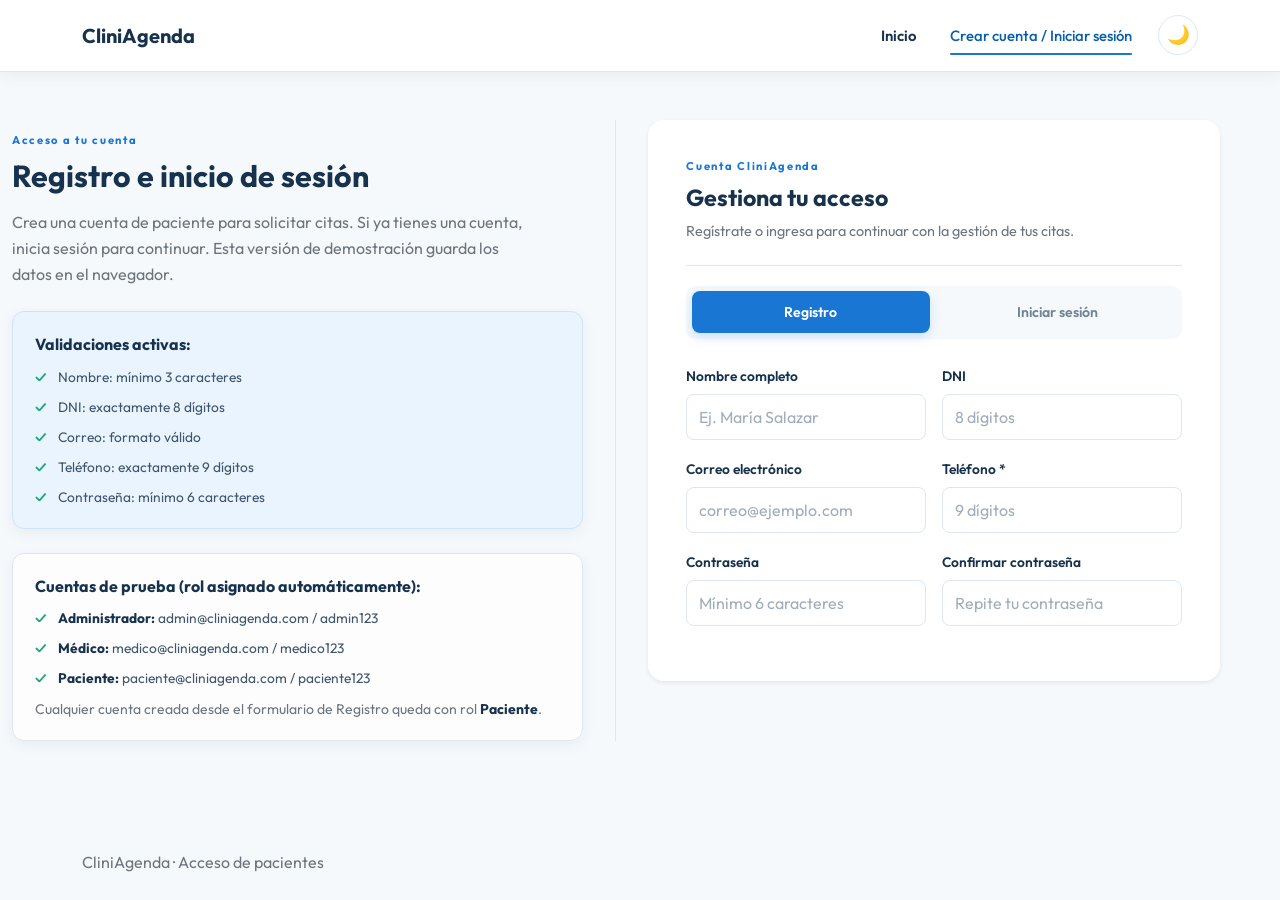
<file: CLINIAGENDA-3-main/views/pacientes.html>
<!DOCTYPE html>
<html lang="es" xmlns:th="http://www.thymeleaf.org">
<head>
  <meta charset="UTF-8">
  <meta name="viewport" content="width=device-width, initial-scale=1.0">
  <title>CliniAgenda | Pacientes</title>
  <link rel="preconnect" href="https://fonts.googleapis.com">
  <link rel="preconnect" href="https://fonts.gstatic.com" crossorigin>
  <link href="https://fonts.googleapis.com/css2?family=Outfit:wght@300;400;500;600;700&display=swap" rel="stylesheet">
  <link href="../assets/css/bootstrap_min.css" rel="stylesheet">
  <link rel="stylesheet" href="../assets/css/styles.css">
</head>
<body class="d-flex flex-column min-vh-100">

  <nav class="navbar navbar-light navbar-expand-lg sticky-top clinic-navbar">
    <div class="container">
      <a class="navbar-brand fw-bold" href="index.html">CliniAgenda</a>
      <button class="navbar-toggler" type="button" data-bs-toggle="collapse" data-bs-target="#mainNavbar">
        <span class="navbar-toggler-icon"></span>
      </button>
      <div class="collapse navbar-collapse" id="mainNavbar">
      
        <ul class="navbar-nav ms-auto align-items-lg-center gap-lg-2">
          <li class="nav-item"><a class="nav-link" href="index.html">Inicio</a></li>
          
          <li th:if="${#authorization.expression('hasRole(''ADMIN'')')}" class="nav-item">  <a class="nav-link" href="pacientes.html">Pacientes</a></li>
          
          <li th:if="${#authorization.expression('hasRole(''ADMIN'')')}" class="nav-item"><a class="nav-link" href="agenda.html">Agenda</a></li>	         
          
          <li id="navNuevoPaciente" th:if="${#authorization.expression('hasRole(''ADMIN'')')}" class="nav-item"><a class="nav-link" href="paciente-form.html">+ Nuevo paciente</a></li>
          
          <li th:if="${#authorization.expression('hasAnyRole(''ADMIN'', ''USER'')')}" class="nav-item"><a class="btn btn-primary ms-lg-2" href="regiscita.html">Reservar cita</a></li>
          <li class="nav-item"><a class="nav-link" href="agenda-medico.html">Agenda Médico</a></li>
          
          <li th:if="${#authentication.name == 'anonymousUser'}" class="nav-item"><a class="nav-link active" href="acceso.html">Crear cuenta / Iniciar sesión</a> </li>
          
          <li class="nav-item theme-nav-item ms-lg-2">
            <button type="button" id="btn-theme-toggle" class="btn btn-outline-secondary btn-sm" aria-label="Alternar modo oscuro">
              🌙
            </button>
          </li>

        </ul>
                   
        
      </div>
    </div>
  </nav>

  <main class="flex-grow-1">
    <section class="py-5">
      <div class="container">

        <!-- Cabecera -->
        <div class="d-flex flex-column flex-lg-row justify-content-between align-items-lg-end mb-4 gap-3">
          <div>
            <p class="section-eyebrow mb-2">Módulo · PacienteController</p>
            <h2 class="section-title mb-0">Pacientes registrados</h2>
          </div>
          <!--
            th:text con expresión: concatena el total dinámico
            El atributo "total" lo envía PacienteController.listarPacientes()
          -->
          <p class="text-secondary mb-0">
            Total registrados: <strong id="totalRegistrados">0</strong>
          </p>
        </div>

        <section id="solicitudesPacientesPanel" class="card border-0 shadow-sm mb-4 d-none" aria-labelledby="solicitudesPacientesTitulo">
          <div class="card-body">
            <div class="d-flex justify-content-between align-items-center gap-3 mb-3">
              <div>
                <p class="section-eyebrow mb-1">Recepción</p>
                <h3 id="solicitudesPacientesTitulo" class="h5 mb-0">Solicitudes de corrección de expedientes</h3>
              </div>
              <span class="badge text-bg-warning" id="totalSolicitudesPacientes">0 pendientes</span>
            </div>
            <div id="listaSolicitudesPacientes" class="d-grid gap-2"></div>
          </div>
        </section>

        <!--
          A partir de aquí, la tabla se pinta 100% desde localStorage
          mediante pacientes.js (renderTabla()). Los pacientes se guardan
          ahí cuando se crean en paciente-form.html.
        -->
        <div class="card border-0 shadow-sm d-none" id="contenedorTabla">
          <div class="table-responsive">
            <table class="table table-hover mb-0 align-middle">
              <thead class="table-light">
                <tr>
                  <th scope="col">#</th>
                  <th scope="col">Nombre completo</th>
                  <th scope="col">DNI</th>
                  <th scope="col">Correo</th>
                  <th scope="col">Teléfono</th>
                  <th scope="col">F. Nacimiento</th>
                  <th scope="col">Sexo</th>
                  <th scope="col" class="text-center">Acciones</th>
                </tr>
              </thead>
              <tbody id="tablaPacientesBody">
                <!-- Filas generadas dinámicamente por pacientes.js -->
              </tbody>
            </table>
          </div>
        </div>

        <!-- Estado vacío -->
        <div class="text-center py-5" id="estadoVacio">
          <p class="text-secondary mb-3">No hay pacientes registrados aún.</p>
          <a href="paciente-form.html" class="btn btn-primary">Registrar el primer paciente</a>
        </div>

      </div>
    </section>
  </main>

  <footer class="py-4 mt-auto">
    <div class="container d-flex flex-column flex-md-row justify-content-between align-items-md-center gap-2">
    </div>
  </footer>



<div class="modal fade" id="modalEditarPaciente" tabindex="-1" aria-labelledby="modalEditarLabel" aria-hidden="true">
    <div class="modal-dialog modal-lg modal-dialog-centered">
      <div class="modal-content border-0 shadow">
        <div class="modal-header bg-dark text-white">
          <h5 class="modal-title fw-bold" id="modalEditarLabel">Editar Datos del Paciente</h5>
          <button type="button" class="btn-close btn-close-white" data-bs-dismiss="modal" aria-label="Close"></button>
        </div>
        <form th:action="@{/pacientes/editar}" method="post">
          <div class="modal-body p-4">
            
            <input type="hidden" id="edit-id" name="id" />

            <div class="mb-3">
              <label for="edit-nombre" class="form-label fw-medium">Nombre completo</label>
              <input type="text" class="form-control" id="edit-nombre" name="nombre" required minlength="3" maxlength="100" />
            </div>

            <div class="row">
              <div class="col-md-6 mb-3">
                <label for="edit-dni" class="form-label fw-medium">DNI (8 dígitos)</label>
                <input type="text" class="form-control" id="edit-dni" name="dni" required pattern="\d{8}" title="Debe tener 8 dígitos numéricos" />
              </div>
              <div class="col-md-6 mb-3">
                <label for="edit-telefono" class="form-label fw-medium">Teléfono (9 dígitos)</label>
                <input type="text" class="form-control" id="edit-telefono" name="telefono" required pattern="\d{9}" title="Debe tener 9 dígitos numéricos" />
              </div>
            </div>

            <div class="mb-3">
              <label for="edit-email" class="form-label fw-medium">Correo electrónico</label>
              <input type="email" class="form-control" id="edit-email" name="email" required />
            </div>

            <div class="row">
              <div class="col-md-6 mb-3">
                <label for="edit-fecha" class="form-label fw-medium">Fecha de nacimiento</label>
                <input type="date" class="form-control" id="edit-fecha" name="fechaNacimiento" required />
              </div>
              <div class="col-md-6 mb-3">
                <label for="edit-sexo" class="form-label fw-medium">Sexo</label>
                <select class="form-select" id="edit-sexo" name="sexo" required>
                  <option value="Masculino">Masculino</option>
                  <option value="Femenino">Femenino</option>
                </select>
              </div>
            </div>

            <div class="mb-3">
              <label for="edit-direccion" class="form-label fw-medium">Dirección (Opcional)</label>
              <input type="text" class="form-control" id="edit-direccion" name="direccion" />
            </div>

          </div>
          <div class="modal-footer bg-light border-0">
            <button type="button" class="btn btn-secondary px-4" data-bs-dismiss="modal">Cancelar</button>
            <button type="submit" class="btn btn-primary px-4">Guardar Cambios</button>
          </div>
        </form>
      </div>
    </div>
  </div>

  <script src="../assets/js/bootstrap_bundle_min.js"></script>
  <script src="../models/Usuario.js"></script>
  <script src="../models/Paciente.js"></script>
  <script src="../models/Cita.js"></script>
  <script src="../models/index.js"></script>
  <script src="../controllers/permisos.js"></script>
  <script src="../controllers/app.js"></script>
  <script src="../controllers/pacientes.js"></script>
</body>
</html>
</file>
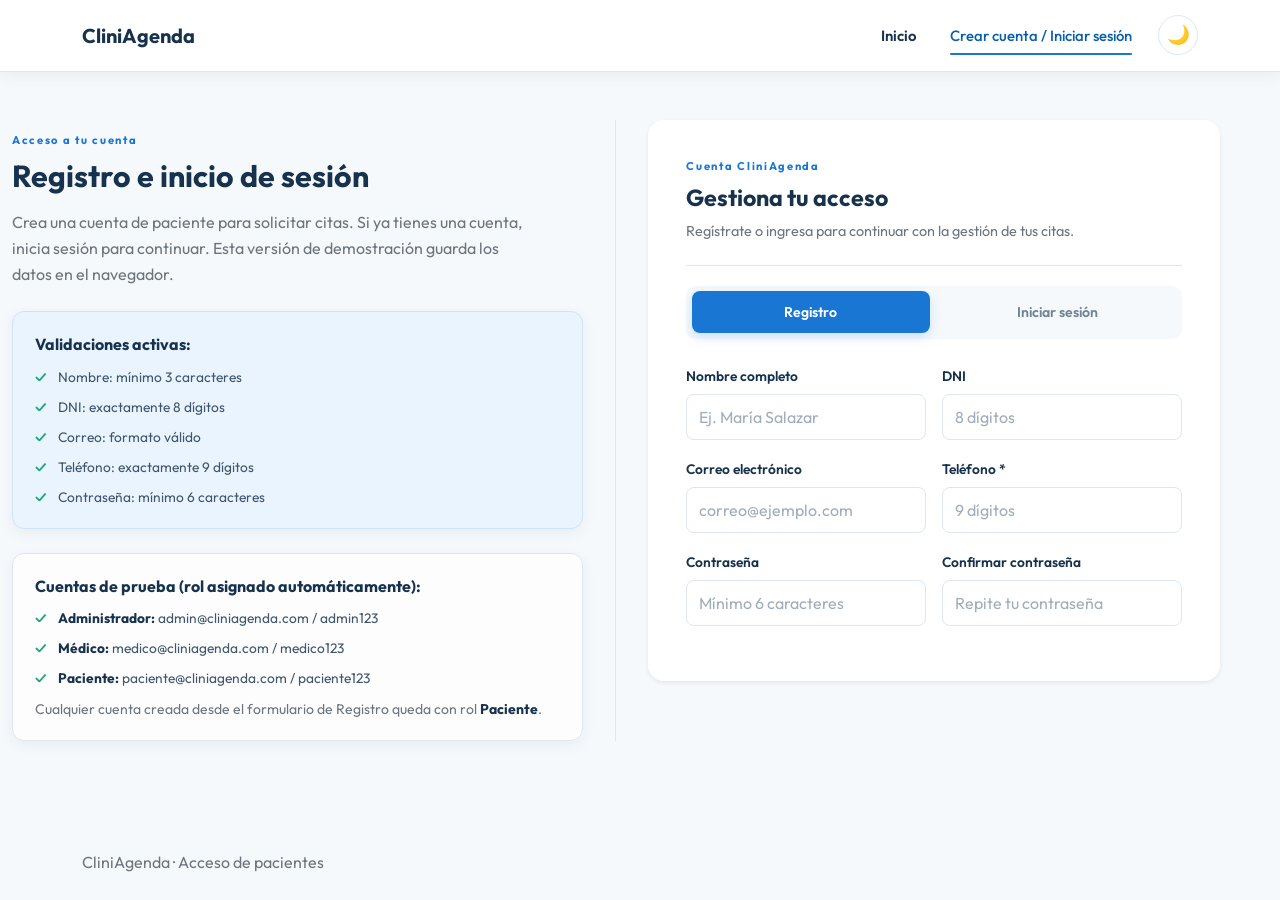
<file: CLINIAGENDA-3-main/views/regiscita.html>
<!DOCTYPE html>
<html lang="es" xmlns:th="http://www.thymeleaf.org">

<head>
  <meta charset="UTF-8">
  <meta name="viewport" content="width=device-width, initial-scale=1.0">
  <title>CliniAgenda | Reservar cita</title>
  <link rel="preconnect" href="https://fonts.googleapis.com">
  <link rel="preconnect" href="https://fonts.gstatic.com" crossorigin>
  <link href="https://fonts.googleapis.com/css2?family=Outfit:wght@300;400;500;600;700&display=swap" rel="stylesheet">
  <link href="../assets/css/bootstrap_min.css" rel="stylesheet">
  <link rel="stylesheet" href="../assets/css/styles.css">
</head>

<body class="d-flex flex-column min-vh-100">

  <nav class="navbar navbar-light navbar-expand-lg sticky-top clinic-navbar">
    <div class="container">
      <a class="navbar-brand fw-bold" href="index.html">CliniAgenda</a>
      <button class="navbar-toggler" type="button" data-bs-toggle="collapse" data-bs-target="#mainNavbar"
        aria-controls="mainNavbar" aria-expanded="false" aria-label="Alternar navegación">
        <span class="navbar-toggler-icon"></span>
      </button>
      <div class="collapse navbar-collapse" id="mainNavbar">
        <ul class="navbar-nav ms-auto align-items-lg-center gap-lg-2">
          <li class="nav-item"><a class="nav-link" href="index.html">Inicio</a></li>

          <li th:if="${#authorization.expression('hasRole(''ADMIN'')')}" class="nav-item"> <a class="nav-link"
              href="pacientes.html">Pacientes</a></li>

          <li th:if="${#authorization.expression('hasRole(''ADMIN'')')}" class="nav-item"><a class="nav-link"
              href="agenda.html">Agenda</a></li>

          <li th:if="${#authorization.expression('hasRole(''ADMIN'')')}" class="nav-item"><a class="nav-link"
              href="paciente-form.html">+ Nuevo paciente</a></li>

          <li id="navReservarCita" th:if="${#authorization.expression('hasAnyRole(''ADMIN'', ''USER'', ''PACIENTE'')')}" class="nav-item"><a
              class="btn btn-primary ms-lg-2" href="regiscita.html">Reservar cita</a></li>

          <li th:if="${#authentication.name == 'anonymousUser'}" class="nav-item"><a class="nav-link active"
              href="acceso.html">Crear cuenta / Iniciar sesión</a> </li>

          <li class="nav-item theme-nav-item ms-lg-2">
            <button type="button" id="btn-theme-toggle" class="btn btn-outline-secondary btn-sm" aria-label="Alternar modo oscuro">
              🌙
            </button>
          </li>

        </ul>

      </div>
    </div>
  </nav>

  <main class="flex-grow-1">

    <!-- =====================================================
         SECCIÓN: REGISTRAR NUEVA CITA
         El formulario usa th:action y th:object para vincularse
         al objeto "cita" que envía PacienteController
    ====================================================== -->
    <section id="reserva" class="py-5">
      <div class="container">
        <div class="row g-4 align-items-start">

          <!-- Columna informativa -->
          <div class="col-lg-5">
            <p class="section-eyebrow mb-2">Nueva reserva</p>
            <h2 class="section-title" id="bookingTitle">Registrar una cita</h2>
            <p class="text-secondary" id="bookingExplanation">
              Selecciona el paciente, el servicio, el médico y un horario disponible. Las solicitudes hechas por
              pacientes quedan pendientes hasta que recepción las confirme; las citas registradas por recepción quedan
              confirmadas.
            </p>
            <div class="info-box">
              <strong>Cómo funciona:</strong>
              <ul class="mb-0 mt-2">
                <li id="bookingStep1">Una reserva de paciente debe ser confirmada por recepción.</li>
                <li id="bookingStep2">Una cita registrada por recepción queda confirmada.</li>
                <li id="bookingStep3">Recepción puede preparar el mensaje de WhatsApp después de confirmar.</li>
              </ul>
            </div>
          </div>

          <!-- Formulario vinculado al modelo Cita -->
          <div class="col-lg-7">
            <div class="card border-0 shadow-sm booking-card">
              <div class="card-body p-4 p-lg-5">

                <!--
                  th:action  → POST a /agenda (PacienteController)
                  th:object  → vincula campos con el objeto Cita
                  method     → siempre POST para envío de formulario
                -->
                <form th:action="@{/agenda}" th:object="${cita}" method="post" novalidate>

                  <div id="mensajeReservaPaciente" class="alert alert-success d-none" role="status"></div>


                  <!-- Errores globales de validación -->


                  <div class="row g-3">

                    <!-- Paciente -->
                    <input type="hidden" id="patientDni" name="patientDni">
                    <div class="col-md-6">
                      <label for="patientName" class="form-label">Paciente</label>
                      <!--
                        th:field="*{patient}" es equivalente a:
                          id="patient" name="patient" th:value="${cita.patient}"
                        Spring lo vincula automáticamente con Cita.patient
                      -->
                      <div class="input-group">
                        <input type="text" th:field="*{patient}" id="patientName" class="form-control" readonly
                          th:classappend="${#fields.hasErrors('patient')} ? 'is-invalid'"
                          placeholder="Selecciona un paciente registrado">
                        <button type="button" class="btn btn-outline-dark" data-bs-toggle="modal"
                          data-bs-target="#modalBuscarPaciente">
                          Buscar
                        </button>
                      </div>
                      <div class="invalid-feedback" th:errors="*{patient}"></div>
                    </div>

                    <!-- Médico -->
                    <div class="col-md-6">
                      <label for="doctorName" class="form-label">Médico</label>
                      <div class="input-group">
                        <input type="text" th:field="*{doctor}" id="doctorName" class="form-control" readonly
                          th:classappend="${#fields.hasErrors('doctor')} ? 'is-invalid'"
                          placeholder="Selecciona un médico">
                        <button type="button" class="btn btn-outline-dark" data-bs-toggle="modal"
                          data-bs-target="#modalBuscarMedico">
                          Buscar
                        </button>
                      </div>
                      <div class="invalid-feedback" th:errors="*{doctor}"></div>
                    </div>

                    <!-- Servicio -->
                    <div class="col-md-6">
                      <label for="serviceSelect" class="form-label">Especialidad o servicio</label>
                      <select th:field="*{service}" id="serviceSelect" class="form-select"
                        th:classappend="${#fields.hasErrors('service')} ? 'is-invalid'">
                        <option value="">Seleccionar servicio</option>
                        <option value="Medicina General">Medicina General</option>
                        <option value="Pediatría">Pediatría</option>
                        <option value="Cardiología">Cardiología</option>
                        <option value="Odontología">Odontología</option>
                        <option value="Ginecología">Ginecología</option>
                        <option value="Laboratorio">Laboratorio</option>
                      </select>
                      <div class="invalid-feedback" th:errors="*{service}"></div>
                    </div>

                    <!-- Fecha -->
                    <div class="col-md-6">
                      <label for="appointmentDate" class="form-label">Fecha</label>
                      <input type="date" th:field="*{date}" id="appointmentDate" class="form-control"
                        th:classappend="${#fields.hasErrors('date')} ? 'is-invalid'"
                        th:min="${#dates.format(#dates.createNow(), 'yyyy-MM-dd')}">
                      <div class="invalid-feedback" th:errors="*{date}"></div>
                    </div>

                    <!-- Hora -->
                    <div class="col-md-6">
                      <label for="appointmentTime" class="form-label">Hora</label>
                      <select th:field="*{time}" id="appointmentTime" class="form-select"
                        th:classappend="${#fields.hasErrors('time')} ? 'is-invalid'">
                        <option value="">Seleccionar hora</option>
                        <option value="08:00">08:00</option>
                        <option value="09:00">09:00</option>
                        <option value="10:00">10:00</option>
                        <option value="11:00">11:00</option>
                        <option value="14:00">14:00</option>
                        <option value="15:00">15:00</option>
                        <option value="16:00">16:00</option>
                        <option value="17:00">17:00</option>
                      </select>
                      <div class="invalid-feedback" th:errors="*{time}"></div>
                    </div>

                    <!-- Modalidad -->
                    <div class="col-md-6">
                      <label for="appointmentMode" class="form-label">Modalidad</label>
                      <select th:field="*{mode}" id="appointmentMode" class="form-select"
                        th:classappend="${#fields.hasErrors('mode')} ? 'is-invalid'">
                        <option value="">Seleccionar modalidad</option>
                        <option value="Presencial">Presencial</option>
                        <option value="Teleconsulta">Teleconsulta</option>
                      </select>
                      <div class="invalid-feedback" th:errors="*{mode}"></div>
                    </div>

                    <!-- Observaciones -->
                    <div class="col-12">
                      <label for="appointmentNotes" class="form-label">Observaciones</label>
                      <textarea th:field="*{notes}" id="appointmentNotes" class="form-control" rows="3"
                        placeholder="Síntomas o comentarios breves"></textarea>
                    </div>

                  </div>


                  <!-- /row -->

                  <div id="errorHorarioOcupado" class="alert alert-danger mt-3 d-none" role="alert">
                    El doctor ya tiene una cita en esa fecha y hora. Selecciona otro horario.
                  </div>

                  <div class="mt-4 d-flex justify-content-between align-items-center">

                    <button type="button" class="btn btn-outline-primary" id="btnValidarCita">
                      Validar
                    </button>

                    <button type="button" class="btn btn-primary" id="btnRegistrarCita">
                      Guardar cita
                    </button>

                  </div>
                </form>

              </div>
            </div>
          </div>

        </div>
      </div>
    </section>



    <!-- =====================================================
         MODAL: Buscar paciente registrado
    ====================================================== -->
    <div class="modal fade" id="modalBuscarPaciente" tabindex="-1" aria-labelledby="modalBuscarPacienteLabel" aria-hidden="true">
      <div class="modal-dialog modal-dialog-centered">
        <div class="modal-content border-0 shadow">
          <div class="modal-header">
            <h2 class="modal-title fs-5" id="modalBuscarPacienteLabel">Seleccionar paciente</h2>
            <button type="button" class="btn-close" data-bs-dismiss="modal" aria-label="Cerrar"></button>
          </div>
          <div class="modal-body">
            <input type="text" id="buscarPacienteInput" class="form-control mb-3" placeholder="Buscar por nombre o DNI...">
            <div id="listaPacientes" class="list-group" style="max-height: 320px; overflow-y: auto;"></div>
            <p id="sinPacientes" class="text-secondary text-center mt-3 mb-0 d-none">
              No hay pacientes registrados todavía. <a href="paciente-form.html">Registrar uno</a>.
            </p>
          </div>
        </div>
      </div>
    </div>

    <!-- =====================================================
         MODAL: Buscar médico
    ====================================================== -->
    <div class="modal fade" id="modalBuscarMedico" tabindex="-1" aria-labelledby="modalBuscarMedicoLabel" aria-hidden="true">
      <div class="modal-dialog modal-dialog-centered">
        <div class="modal-content border-0 shadow">
          <div class="modal-header">
            <h2 class="modal-title fs-5" id="modalBuscarMedicoLabel">Seleccionar médico</h2>
            <button type="button" class="btn-close" data-bs-dismiss="modal" aria-label="Cerrar"></button>
          </div>
          <div class="modal-body">
            <input type="text" id="buscarMedicoInput" class="form-control mb-3" placeholder="Buscar por nombre o especialidad...">
            <div id="listaMedicos" class="list-group" style="max-height: 320px; overflow-y: auto;"></div>
          </div>
        </div>
      </div>
    </div>

    <script src="../assets/js/bootstrap_bundle_min.js"></script>
    <script src="../models/Usuario.js"></script>
    <script src="../models/Paciente.js"></script>
    <script src="../models/Cita.js"></script>
    <script src="../models/index.js"></script>
    <script src="../controllers/permisos.js"></script>
    <script src="../controllers/app.js"></script>
    <script src="../controllers/regiscita.js"></script>
</body>

</html>
</file>
<file: CLINIAGENDA-3-main/assets/css/styles.css>
/* =========================================================
   CLINIAGENDA
   Sistema de Gestión Hospitalaria
   Colores: Blanco + Azul + Verde
========================================================= */

:root {

    /* Colores principales */
    --clinic-primary: #1976D2;
    --clinic-primary-dark: #125CA8;
    --clinic-blue-light: #EAF4FF;

    --clinic-green: #20A67A;
    --clinic-green-dark: #16845F;
    --clinic-green-light: #EAF8F3;

    /* Colores generales */
    --clinic-ink: #17324D;
    --clinic-text: #40566B;
    --clinic-muted: #718394;

    --clinic-bg: #F5F9FC;
    --clinic-surface: #FFFFFF;

    --clinic-border: #DDE7EF;

    /* Sombras */
    --clinic-shadow-sm: 0 4px 14px rgba(23, 50, 77, 0.06);
    --clinic-shadow-md: 0 10px 30px rgba(23, 50, 77, 0.09);
}


/* =========================================================
   RESET
========================================================= */

*,
*::before,
*::after {
    box-sizing: border-box;
}

html {
    scroll-behavior: smooth;
}

body {

    margin: 0;

    font-family: 'Outfit', sans-serif;

    background: var(--clinic-bg);

    color: var(--clinic-ink);

    line-height: 1.6;
}

img {
    max-width: 100%;
}

a {
    color: var(--clinic-primary);
    text-decoration: none;
}

a:hover {
    color: var(--clinic-primary-dark);
}


/* =========================================================
   NAVBAR
========================================================= */

.clinic-navbar {

    background: #FFFFFF !important;

    border-bottom: 1px solid var(--clinic-border);

    box-shadow: var(--clinic-shadow-sm);

    min-height: 72px;
}

.clinic-brand {

    display: flex;

    align-items: center;

    gap: 10px;

    color: var(--clinic-ink) !important;

    font-size: 1.25rem;

    font-weight: 700;
}

.brand-icon {

    display: inline-flex;

    align-items: center;

    justify-content: center;

    width: 32px;

    height: 32px;

    border-radius: 9px;

    background: var(--clinic-primary);

    color: #FFFFFF;

    font-size: 1.4rem;

    font-weight: 500;

    line-height: 1;
}

.clinic-navbar .navbar-nav {
    align-items: center;
}

.clinic-navbar .nav-link,
.clinic-navbar .navbar-nav .btn {
    position: relative;
    display: inline-flex;
    align-items: center;
    justify-content: center;
    width: auto;
    padding: .45rem .8rem !important;
    border: 0;
    border-radius: 999px;
    background: transparent !important;
    color: var(--clinic-text) !important;
    font-size: .93rem;
    font-weight: 500;
    transition: color .2s ease, background-color .2s ease;
}

.clinic-navbar .nav-link::after,
.clinic-navbar .navbar-nav .btn::after {
    content: "";
    position: absolute;
    left: .8rem;
    right: .8rem;
    bottom: .1rem;
    height: 2px;
    border-radius: 999px;
    background: transparent;
    transition: background-color .2s ease, transform .2s ease;
    transform: scaleX(0);
    transform-origin: center;
}

.clinic-navbar .nav-link:hover,
.clinic-navbar .navbar-nav .btn:hover,
.clinic-navbar .nav-link:focus-visible,
.clinic-navbar .navbar-nav .btn:focus-visible {
    color: var(--clinic-primary) !important;
    background: rgba(25, 118, 210, 0.04) !important;
}

.clinic-navbar .nav-link:hover::after,
.clinic-navbar .navbar-nav .btn:hover::after,
.clinic-navbar .nav-link:focus-visible::after,
.clinic-navbar .navbar-nav .btn:focus-visible::after {
    background: var(--clinic-primary);
    transform: scaleX(1);
}

.clinic-navbar .nav-link.active {
    color: var(--clinic-primary) !important;
    font-weight: 600;
}

.clinic-navbar .nav-link.active::after {
    background: var(--clinic-primary);
    transform: scaleX(1);
}

@media (max-width: 991.98px) {
    .clinic-navbar .container {
        position: relative;
    }

    .clinic-navbar .navbar-toggler {
        position: relative;
        z-index: 1051;
        border-color: var(--clinic-border);
    }

    .clinic-navbar .navbar-collapse {
        position: fixed;
        top: 72px;
        right: 0;
        left: auto;
        bottom: 0;
        z-index: 1050;
        width: min(82vw, 320px);
        height: calc(100vh - 72px);
        max-height: none;
        padding: 1rem;
        overflow-y: auto;
        background: var(--clinic-surface);
        border-left: 1px solid var(--clinic-border);
        border-bottom: 1px solid var(--clinic-border);
        box-shadow: var(--clinic-shadow-md);
    }

    .clinic-navbar .navbar-collapse.collapsing {
        height: calc(100vh - 72px) !important;
    }

    .clinic-navbar .navbar-nav {
        align-items: stretch;
        gap: .25rem !important;
    }

    .clinic-navbar .nav-link,
    .clinic-navbar .navbar-nav .btn {
        display: flex;
        width: 100%;
        justify-content: flex-start;
        padding: .8rem 1rem !important;
        text-align: left;
    }

    .clinic-navbar .nav-link.active::after,
    .clinic-navbar .navbar-nav .btn::after {
        display: none;
    }

    .clinic-navbar .navbar-nav .ms-lg-2 {
        margin-left: 0 !important;
        margin-top: .5rem;
    }

    .clinic-navbar .session-nav-item {
        display: flex;
        align-items: center;
        justify-content: flex-start;
        align-self: flex-start;
        width: auto;
        padding: 0;
        margin: .5rem 0 0 !important;
    }

    .clinic-navbar .theme-nav-item {
        margin-top: .75rem;
    }

    .clinic-navbar #btn-theme-toggle {
        width: 2.5rem;
        min-width: 2.5rem;
        height: 2.5rem;
        padding: 0;
        justify-content: center;
        border-radius: 50%;
    }
}

.clinic-navbar #btn-theme-toggle {
    display: inline-flex;
    align-items: center;
    justify-content: center;
    width: 2.5rem;
    min-width: 2.5rem;
    height: 2.5rem;
    padding: 0;
    border: 1px solid var(--clinic-border);
    border-radius: 50%;
    background: var(--clinic-surface);
    color: var(--clinic-ink);
    font-size: 1rem;
    font-weight: 600;
    line-height: 1;
    transition: background-color .2s ease, border-color .2s ease, color .2s ease, transform .2s ease;
}

.clinic-navbar #btn-theme-toggle:hover,
.clinic-navbar #btn-theme-toggle:focus-visible {
    color: var(--clinic-primary-dark);
    background: var(--clinic-blue-light);
    border-color: var(--clinic-primary);
    transform: translateY(-1px);
}

.clinic-navbar .session-nav-item {
    display: flex;
    align-items: center;
    width: max-content;
    padding: 0;
}

.clinic-navbar .session-role {
    display: inline-flex;
    align-items: center;
    min-height: 1.6rem;
    padding: .15rem .5rem;
    border-radius: 999px;
    background: var(--clinic-green-light);
    color: var(--clinic-green-dark);
    font-size: .68rem;
    font-weight: 700;
    line-height: 1;
    white-space: nowrap;
}

[data-bs-theme="dark"] .clinic-navbar #btn-theme-toggle {
    color: #F8FAFC;
    background: #243447;
    border-color: #526579;
}

[data-bs-theme="dark"] .clinic-navbar .session-role {
    background: rgba(32, 166, 122, 0.12);
    color: #a7f3d0;
}

.clinic-btn-nav {
    border-radius: 8px;
    padding: .55rem 1rem;
    font-weight: 600;
}


/* =========================================================
   BOTONES
========================================================= */

.btn {

    font-family: 'Outfit', sans-serif;

    font-weight: 600;

    border-radius: 8px;

    transition:
        background-color .2s ease,
        border-color .2s ease,
        transform .2s ease;
}

.btn-primary {

    background: var(--clinic-primary) !important;

    border-color: var(--clinic-primary) !important;

    color: #FFFFFF !important;
}

.btn-primary:hover {

    background: var(--clinic-primary-dark) !important;

    border-color: var(--clinic-primary-dark) !important;

    transform: translateY(-1px);
}

.btn-success {

    background: var(--clinic-green) !important;

    border-color: var(--clinic-green) !important;

    color: #FFFFFF !important;
}

.btn-success:hover {

    background: var(--clinic-green-dark) !important;

    border-color: var(--clinic-green-dark) !important;
}

.btn-outline-primary {

    color: var(--clinic-primary) !important;

    border-color: var(--clinic-primary) !important;

    background: #FFFFFF;
}

.btn-outline-primary:hover {

    color: #FFFFFF !important;

    background: var(--clinic-primary) !important;
}

.btn-outline-dark {

    color: var(--clinic-primary) !important;

    border-color: var(--clinic-primary) !important;
}

.btn-outline-dark:hover {

    background: var(--clinic-primary) !important;

    border-color: var(--clinic-primary) !important;

    color: #FFFFFF !important;
}


/* =========================================================
   HERO
========================================================= */

.hero-section {

    padding: 5rem 0;

    background:
        linear-gradient(
            135deg,
            #176FC2 0%,
            #1976D2 50%,
            #208C91 100%
        );

    color: #FFFFFF;
}

.clinic-badge {

    display: inline-block;

    padding: .4rem .85rem;

    border: 1px solid rgba(255,255,255,.25);

    border-radius: 50px;

    background: rgba(255,255,255,.1);

    color: #FFFFFF;

    font-size: .72rem;

    font-weight: 600;

    letter-spacing: .08em;
}

.hero-title {

    max-width: 650px;

    font-size: clamp(2.2rem, 5vw, 3.5rem);

    font-weight: 700;

    line-height: 1.1;

    letter-spacing: -.03em;
}

.hero-title span {

    color: #B8F2DD;
}

.hero-description {

    max-width: 570px;

    color: rgb(255, 255, 255);

    font-size: 1rem;
}


/* =========================================================
   HERO BOTONES
========================================================= */

.clinic-main-btn {

    padding: .75rem 1.3rem;

    color: var(--clinic-primary) !important;

    border: none;
}

.clinic-main-btn:hover {

    background: #F1FFFA !important;

    transform: translateY(-1px);
}

.clinic-secondary-btn {

    padding: .75rem 1.3rem;

    border-color: rgba(255,255,255,.7);

    color: #FFFFFF;
}

.clinic-secondary-btn:hover {

    color: var(--clinic-primary);

    background: #FFFFFF;

    border-color: #FFFFFF;
}


/* =========================================================
   MÉTRICAS
========================================================= */

.metric-card {

    min-height: 92px;

    padding: 1rem;

    display: flex;

    flex-direction: column;

    justify-content: center;

    border-radius: 10px;

    border: 1px solid rgba(255,255,255,.18);

    background: rgba(255,255,255,.10);
}

.metric-card strong {

    color: #FFFFFF;

    font-size: 1.2rem;

    font-weight: 700;
}

.metric-card span {

    color: rgba(255,255,255,.75);

    font-size: .78rem;
}


/* =========================================================
   PANEL DEL HERO
========================================================= */

.hero-panel {

    background: #FFFFFF;

    border-radius: 18px;

    overflow: hidden;

    box-shadow: 0 20px 50px rgba(0,0,0,.18);
}

.hero-panel-top {

    min-height: 42px;

    display: flex;

    align-items: center;

    gap: 6px;

    padding: .65rem 1rem;

    background: #F1F4F7;

    border-bottom: 1px solid var(--clinic-border);
}

.hero-panel-top > span {

    width: 9px;

    height: 9px;

    display: block;

    border-radius: 50%;

    background: #BCC8D2;
}

.hero-panel-top > span:nth-child(1) {
    background: #D95C5C;
}

.hero-panel-top > span:nth-child(2) {
    background: #D6AA48;
}

.hero-panel-top > span:nth-child(3) {
    background: #42A875;
}

.panel-status {

    color: var(--clinic-green-dark);

    font-size: .72rem;

    font-weight: 600;
}

.hero-panel-body {

    display: flex;

    gap: 1.5rem;

    padding: 1.6rem;

    flex-wrap: wrap;

    color: var(--clinic-ink);
}

.appointment-preview {

    flex: 1;

    min-width: 200px;
}

.appointment-preview h2 {

    font-size: 1.15rem;

    font-weight: 700;

    color: var(--clinic-ink);
}

.preview-tag {

    display: inline-block;

    color: var(--clinic-primary);

    font-size: .68rem;

    font-weight: 700;

    letter-spacing: .1em;
}

.preview-list {

    list-style: none;

    margin: 1.2rem 0 0;

    padding: 0;
}

.preview-list li {

    position: relative;

    padding: .35rem 0 .35rem 1.3rem;

    color: var(--clinic-text);

    font-size: .85rem;
}

.preview-list li::before {

    content: "✓";

    position: absolute;

    left: 0;

    color: var(--clinic-green);

    font-weight: 700;
}


/* =========================================================
   TARJETA DE CITA
========================================================= */

.preview-card {

    flex: 1;

    min-width: 190px;

    padding: 1.2rem;

    border-radius: 12px;

    background: var(--clinic-bg);

    border: 1px solid var(--clinic-border);
}

.preview-card h3 {

    font-size: .98rem;

    font-weight: 700;

    color: var(--clinic-ink);
}

.preview-card p {

    color: var(--clinic-text);

    font-size: .82rem;
}

.appointment-status {

    display: inline-block;

    margin-top: .5rem;

    padding: .3rem .65rem;

    border-radius: 50px;

    background: var(--clinic-green-light);

    color: var(--clinic-green-dark);

    font-size: .7rem;

    font-weight: 700;
}


/* =========================================================
   SECCIONES
========================================================= */

.services-section {

    padding: 5rem 0;

    background: #FFFFFF;
}

.information-section {

    padding: 5rem 0;

    background: var(--clinic-bg);
}

.section-heading {

    max-width: 750px;

    margin: 0 auto;
}

.section-eyebrow {

    font-size: .7rem;

    font-weight: 700;

    letter-spacing: .15em;

    color: var(--clinic-primary);
}

.section-title {

    color: var(--clinic-ink);

    font-size: 1.9rem;

    font-weight: 700;

    line-height: 1.2;
}

.section-copy {

    max-width: 650px;

    color: var(--clinic-muted);

    font-size: .95rem;
}


/* =========================================================
   TARJETAS DE SERVICIOS
========================================================= */

.service-card {

    padding: 1.7rem;

    background: #FFFFFF;

    border: 1px solid var(--clinic-border);

    border-radius: 14px;

    box-shadow: var(--clinic-shadow-sm);

    transition:
        transform .2s ease,
        box-shadow .2s ease;
}

.service-card:hover {

    transform: translateY(-3px);

    box-shadow: var(--clinic-shadow-md);
}

.service-icon {

    width: 44px;

    height: 44px;

    display: flex;

    align-items: center;

    justify-content: center;

    margin-bottom: 1rem;

    border-radius: 10px;

    background: var(--clinic-blue-light);

    color: var(--clinic-primary);

    font-size: .8rem;

    font-weight: 700;
}

.service-icon-green {

    background: var(--clinic-green-light);

    color: var(--clinic-green-dark);
}

.service-card h3 {

    color: var(--clinic-ink);

    font-size: 1.05rem;

    font-weight: 700;
}

.service-card p {

    margin-top: .6rem;

    color: var(--clinic-muted);

    font-size: .88rem;
}

.service-link {

    display: inline-block;

    margin-top: .6rem;

    color: var(--clinic-primary);

    font-size: .85rem;

    font-weight: 600;
}

.service-link:hover {

    text-decoration: underline;
}

.service-link-green {

    color: var(--clinic-green-dark);
}


/* =========================================================
   LISTA DE INFORMACIÓN
========================================================= */

.info-list {

    display: flex;

    flex-direction: column;

    gap: 1rem;
}

.info-item {

    display: flex;

    gap: 1rem;

    padding: 1.15rem;

    background: #FFFFFF;

    border: 1px solid var(--clinic-border);

    border-radius: 12px;
}

.info-check {

    flex-shrink: 0;

    width: 34px;

    height: 34px;

    display: flex;

    align-items: center;

    justify-content: center;

    border-radius: 50%;

    background: var(--clinic-green-light);

    color: var(--clinic-green-dark);

    font-weight: 700;
}

.info-item strong {

    display: block;

    margin-bottom: .25rem;

    color: var(--clinic-ink);

    font-size: .93rem;
}

.info-item p {

    margin: 0;

    color: var(--clinic-muted);

    font-size: .82rem;
}


/* =========================================================
   FORMULARIOS
========================================================= */

.form-control,
.form-select {

    min-height: 44px;

    border: 1px solid var(--clinic-border);

    border-radius: 8px;

    color: var(--clinic-ink);

    background: #FFFFFF;
}

.form-control::placeholder {

    color: #A0ADBA;
}

.form-control:focus,
.form-select:focus {

    border-color: var(--clinic-primary);

    box-shadow: 0 0 0 3px rgba(25,118,210,.10);
}

.form-label {

    margin-bottom: .4rem;

    color: var(--clinic-ink);

    font-size: .86rem;

    font-weight: 600;
}


/* =========================================================
   CAJA DE INFORMACIÓN / VALIDACIONES
========================================================= */

.info-box,
.cobertura-box {

    padding: 1.25rem 1.4rem;

    background: var(--clinic-blue-light);

    border: 1px solid #CFE3F7;

    border-radius: 12px;
}

.info-box strong,
.cobertura-box strong {

    color: var(--clinic-ink);

    font-weight: 700;
}

.info-box ul,
.cobertura-box ul {

    padding-left: 0;

    margin-bottom: 0;

    list-style: none;
}

.info-box li,
.cobertura-box li {

    position: relative;

    padding-left: 1.4rem;

    margin-top: .5rem;

    color: var(--clinic-text);

    font-size: .86rem;
}

.info-box li::before,
.cobertura-box li::before {

    content: "✓";

    position: absolute;

    left: 0;

    color: var(--clinic-green);

    font-weight: 700;
}


/* =========================================================
   ACCESS CARD
========================================================= */

.access-card {

    background: rgba(255, 255, 255, .96);

    border: 1px solid var(--clinic-border);

    border-radius: 16px;

    box-shadow: var(--clinic-shadow-md);

    overflow: hidden;
}

.access-section {
    min-height: 680px;
    display: flex;
    align-items: center;
    background: linear-gradient(135deg, var(--clinic-bg) 0%, var(--clinic-blue-light) 100%);
}

.access-section > .container {
    max-width: 1320px;
}

.access-layout {
    width: 100%;
}

.access-intro {
    padding-top: .75rem;
    padding-right: 2rem;
}

.access-info-box {
    box-shadow: var(--clinic-shadow-sm);
}

.access-info-box.account-box {
    background: rgba(255, 255, 255, .78);
    border-color: var(--clinic-border);
}

.access-intro .section-title {
    max-width: 430px;
    margin-bottom: 1rem;
}

.access-intro > p.text-secondary {
    max-width: 520px;
    font-size: 1rem;
}

.access-info-box {
    width: 100%;
}

.access-form-column {
    display: flex;
    padding-left: 2rem;
}

.access-card .card-body {
    width: 100%;
    padding: clamp(1.25rem, 3vw, 2.5rem) !important;
}

.access-card-heading {
    padding-bottom: 1.35rem;
    margin-bottom: 1.25rem;
    border-bottom: 1px solid var(--clinic-border);
}

.access-card-heading h3 {
    color: var(--clinic-ink);
    font-size: 1.45rem;
    font-weight: 700;
}

.access-card-heading p.text-secondary {
    max-width: 430px;
    font-size: .9rem;
}

.access-card .form-control {
    min-height: 46px;
}

.access-card .form-label {
    margin-bottom: .45rem;
    color: var(--clinic-ink);
    font-weight: 600;
}

.login-actions {
    width: 100%;
}

.login-actions .btn {
    min-width: 132px;
}

@media (max-width: 991.98px) {
    .access-section {
        min-height: auto;
    }

    .access-intro {
        padding-top: 0;
    }
}

@media (min-width: 768px) {
    .access-intro {
        border-right: 1px solid var(--clinic-border);
    }
}

@media (max-width: 767.98px) {
    .access-intro {
        padding-right: .75rem;
    }

    .access-form-column {
        padding-left: .75rem;
    }

    .login-actions .btn {
        width: 100%;
    }
}


/* =========================================================
   TABS REGISTRO / LOGIN
========================================================= */

#accessTabs {

    margin-bottom: 1.5rem !important;

    padding: .35rem;

    background: var(--clinic-bg);

    border-radius: 10px;

    gap: .35rem;
}

#accessTabs .nav-item {

    flex: 1;
}

#accessTabs .nav-link {

    width: 100%;

    border: none;

    border-radius: 8px;

    padding: .6rem 1rem;

    color: var(--clinic-muted);

    background: transparent;

    font-size: .88rem;

    font-weight: 600;
}

#accessTabs .nav-link.active {

    background: var(--clinic-primary) !important;

    color: #FFFFFF !important;

    box-shadow: 0 4px 12px rgba(25,118,210,.18);
}

#accessTabs .nav-link:not(.active):hover {

    background: #FFFFFF;

    color: var(--clinic-primary);
}


/* =========================================================
   ALERTAS
========================================================= */

.alert {

    border-radius: 9px;

    border-width: 1px;

    font-size: .85rem;
}

.alert-success {

    color: #176548;

    background: var(--clinic-green-light);

    border-color: #C9EADD;

    border-left: 4px solid var(--clinic-green);
}

.alert-danger {

    border-left: 4px solid #DC3545;
}


/* =========================================================
   BADGES
========================================================= */

.badge-pendiente {

    display: inline-block;

    padding: .3rem .7rem;

    border-radius: 50px;

    background: var(--clinic-blue-light);

    color: var(--clinic-primary);

    font-size: .72rem;

    font-weight: 600;
}

.badge-atendido {

    display: inline-block;

    padding: .3rem .7rem;

    border-radius: 50px;

    background: var(--clinic-green-light);

    color: var(--clinic-green-dark);

    font-size: .72rem;

    font-weight: 600;
}

.badge-cancelado {

    display: inline-block;

    padding: .3rem .7rem;

    border-radius: 50px;

    background: rgba(220,53,69,.08);

    color: #C92C3A;

    font-size: .72rem;

    font-weight: 600;
}


/* =========================================================
   AGENDA
========================================================= */

.agenda-item {

    padding: 1.25rem 1.4rem;

    background: #FFFFFF;

    border: 1px solid var(--clinic-border);

    border-radius: 12px;

    transition: box-shadow .2s ease;
}

.agenda-item:hover {

    box-shadow: var(--clinic-shadow-sm);
}

.agenda-item .patient-name {

    color: var(--clinic-ink);

    font-weight: 600;
}

.agenda-item .appt-meta {

    color: var(--clinic-muted);

    font-size: .84rem;
}


/* =========================================================
   TABLAS
========================================================= */

.table {

    background: #FFFFFF;

    border-color: var(--clinic-border);
}

.table thead th {

    padding: .85rem;

    background: var(--clinic-primary);

    color: #FFFFFF;

    border: none;

    font-size: .84rem;

    font-weight: 600;
}

.table tbody td {

    padding: .8rem;

    color: var(--clinic-text);

    font-size: .85rem;

    vertical-align: middle;
}

.table tbody tr:hover {

    background: #F7FBFE;
}

.table-row-odd {

    background: #FAFCFE;
}


/* =========================================================
   MODAL
========================================================= */

.modal-content {

    border: none;

    border-radius: 14px;

    box-shadow: var(--clinic-shadow-md);

    overflow: hidden;
}

.modal-header {

    background: var(--clinic-primary);

    color: #FFFFFF;

    border: none;
}

.modal-header .btn-close {

    filter: brightness(0) invert(1);
}


/* =========================================================
   FOOTER
========================================================= */

.clinic-footer {

    padding: 2rem 0;

    background: #16324D;

    color: rgba(255,255,255,.82);

    font-size: .83rem;
}

.footer-brand {

    display: flex;

    align-items: center;

    gap: 8px;

    margin-bottom: .4rem;

    color: #FFFFFF;

    font-size: 1rem;

    font-weight: 700;
}

.footer-icon {

    width: 28px;

    height: 28px;

    background: var(--clinic-green);
}

.footer-description {

    color: rgba(255,255,255,.6);

    font-size: .8rem;
}

.clinic-footer small {

    color: rgba(255,255,255,.55);
}


/* =========================================================
   ACCESO
========================================================= */

.section-soft {

    background: var(--clinic-bg);
}

#registerForm .btn-primary,
#loginForm .btn-primary {

    min-height: 44px;

    padding-left: 1.25rem;

    padding-right: 1.25rem;
}


/* =========================================================
   RESPONSIVE
========================================================= */

@media (max-width: 991.98px) {

    .clinic-navbar .nav-link.active::after {

        display: none;
    }

    .clinic-navbar .navbar-nav {

        align-items: stretch;

        padding-top: .8rem;

        padding-bottom: .8rem;
    }

    .clinic-btn-nav {

        margin-top: .5rem;

        text-align: center;
    }

    .hero-section {

        padding: 4rem 0;
    }
}


@media (max-width: 767.98px) {

    .hero-section {

        padding: 3.5rem 0;
    }

    .hero-title {

        font-size: 2.2rem;
    }

    .services-section,
    .information-section {

        padding: 3.5rem 0;
    }

    .section-title {

        font-size: 1.6rem;
    }

    .hero-panel-body {

        flex-direction: column;
    }

    .metric-card {

        min-height: 78px;
    }
}


@media (max-width: 575.98px) {

    .clinic-brand {

        font-size: 1.1rem;
    }

    .hero-title {

        font-size: 2rem;
    }

    .hero-description {

        font-size: .92rem;
    }

    .clinic-main-btn,
    .clinic-secondary-btn {

        width: 100%;

        text-align: center;
    }

    .service-card {

        padding: 1.35rem;
    }
}


.validacion-error {
    color: #c62828;
    font-size: 0.8rem;
    font-weight: 500;
    margin-top: 0.35rem;
}

.validacion-correcto {
    color: #198754;
    font-size: 0.8rem;
    font-weight: 500;
    margin-top: 0.35rem;
}


/* =========================================================
   DASHBOARDS (general / paciente / médico)
========================================================= */

.stat-card {
    padding: 1.25rem 1.4rem;
    background: var(--clinic-surface);
    border: 1px solid var(--clinic-border);
    border-radius: 14px;
    box-shadow: var(--clinic-shadow-sm);
    height: 100%;
}

.stat-card .stat-icon {
    width: 42px;
    height: 42px;
    display: flex;
    align-items: center;
    justify-content: center;
    border-radius: 10px;
    background: var(--clinic-blue-light);
    color: var(--clinic-primary);
    font-size: 1.1rem;
    margin-bottom: .85rem;
}

.stat-card.stat-green .stat-icon {
    background: var(--clinic-green-light);
    color: var(--clinic-green-dark);
}

.stat-card.stat-amber .stat-icon {
    background: #FFF3E0;
    color: #B26A00;
}

.stat-card strong {
    display: block;
    font-size: 1.6rem;
    font-weight: 700;
    color: #4d8ecf;;
    line-height: 1.1;
}

.stat-card span {
    display: block;
    margin-top: .3rem;
    font-size: .82rem;
    color: var(--clinic-muted);
}

.identity-picker {
    background: var(--clinic-surface);
    border: 1px solid var(--clinic-border);
    border-radius: 14px;
    box-shadow: var(--clinic-shadow-sm);
    padding: 1.25rem 1.4rem;
}

.identity-picker .identity-name {
    font-weight: 700;
    color: var(--clinic-ink);
    font-size: 1.05rem;
}

.identity-picker .identity-role {
    color: var(--clinic-muted);
    font-size: .82rem;
}

/* =========================================
   MODO OSCURO - CLINIAGENDA (OPTIMIZADO)
   ========================================= */

/* 1. Fondo general y Navbar */
[data-bs-theme="dark"] body {
  background-color: #0d1117 !important; 
  color: #e9ecef !important;
}

[data-bs-theme="dark"] .clinic-navbar {
  background-color: #0d1117 !important;
  border-bottom: 1px solid #30363d !important;
}

[data-bs-theme="dark"] footer {
  background-color: #0d1117 !important;
  border-bottom: none !important;
  border-top: 1px solid #30363d !important;
}

[data-bs-theme="dark"] .clinic-navbar .navbar-brand {
  color: #ffffff !important;
}

[data-bs-theme="dark"] .clinic-navbar .nav-link {
  color: #8b949e !important;
}

[data-bs-theme="dark"] .clinic-navbar .nav-link:hover,
[data-bs-theme="dark"] .clinic-navbar .nav-link.active {
  color: #58a6ff !important;
}

/* 2. Fondos de sección degradados (Hero y Acceso) */
[data-bs-theme="dark"] .section-soft {
  background: linear-gradient(135deg, #051b29 0%, #0a2e3f 100%) !important;
}

[data-bs-theme="dark"] .bg-primary,
[data-bs-theme="dark"] header,
[data-bs-theme="dark"] .hero-section {
  background: linear-gradient(135deg, #051829 0%, #0a3a52 100%) !important;
}

/* Ajustes de texto en el Hero */
[data-bs-theme="dark"] .hero-section .lead {
  color: #c9d1d9 !important;
}

[data-bs-theme="dark"] .hero-section .btn-outline-dark {
  color: #c9d1d9 !important;
  border-color: #8b949e !important;
}

[data-bs-theme="dark"] .hero-section .btn-outline-dark:hover {
  background-color: #30363d !important;
  color: #ffffff !important;
}

/* 3. Tarjetas, Contenedores y Cajas de Info */
[data-bs-theme="dark"] .card,
[data-bs-theme="dark"] .access-card,
[data-bs-theme="dark"] .info-box,
[data-bs-theme="dark"] .stat-card,
[data-bs-theme="dark"] .agenda-item,
[data-bs-theme="dark"] .hero-panel {
  background-color: #161b22 !important; 
  border: 1px solid #30363d !important;
  box-shadow: 0 4px 12px rgba(0,0,0,0.5) !important;
}

[data-bs-theme="dark"] .info-box {
  color: #8b949e !important;
}

[data-bs-theme="dark"] .info-box strong,
[data-bs-theme="dark"] .access-card-heading h3,
[data-bs-theme="dark"] .access-card .form-label {
    color: #f0f6fc !important;
}

[data-bs-theme="dark"] .info-box li {
    color: #c9d1d9 !important;
}

[data-bs-theme="dark"] .access-card-heading {
    border-color: #30363d !important;
}

[data-bs-theme="dark"] .access-card-heading p.text-secondary,
[data-bs-theme="dark"] .access-intro > p.text-secondary {
    color: #b6c2cf !important;
}

[data-bs-theme="dark"] .access-info-box.account-box {
    background: #1c2128 !important;
    border-color: #30363d !important;
}

[data-bs-theme="dark"] .clinic-navbar .session-role {
    background: #123d31;
    color: #75d6ad;
}

/* 4. Títulos y Textos Secundarios Generales */
[data-bs-theme="dark"] .section-title,
[data-bs-theme="dark"] h2,
[data-bs-theme="dark"] h3,
[data-bs-theme="dark"] h4,
[data-bs-theme="dark"] .card-title {
  color: #ffffff !important;
}

[data-bs-theme="dark"] .text-secondary,
[data-bs-theme="dark"] .section-eyebrow,
[data-bs-theme="dark"] .card p,
[data-bs-theme="dark"] .card .text-muted {
  color: #8b949e !important;
}

/* 5. Inputs de Formularios (Correo, Contraseña) */
[data-bs-theme="dark"] .form-control,
[data-bs-theme="dark"] .form-select {
  background-color: #0d1117 !important; 
  border: 1px solid #30363d !important;
  color: #c9d1d9 !important;
}

[data-bs-theme="dark"] .form-control:focus,
[data-bs-theme="dark"] .form-select:focus {
  border-color: #58a6ff !important;
  box-shadow: 0 0 0 0.25rem rgba(88, 166, 255, 0.25) !important;
}

[data-bs-theme="dark"] .form-control::placeholder {
  color: #6e7681 !important;
}

[data-bs-theme="dark"] .form-label {
  color: #c9d1d9 !important;
}

/* 6. Pestañas (Tabs) de Registro / Login */
[data-bs-theme="dark"] .access-card .nav-pills {
  background-color: #0d1117 !important; 
  border: 1px solid #30363d !important;
}

[data-bs-theme="dark"] .access-card .nav-link:not(.active) {
  color: #8b949e !important;
  background-color: transparent !important; 
}

[data-bs-theme="dark"] .access-card .nav-link:not(.active):hover {
  color: #ffffff !important;
  background-color: rgba(255, 255, 255, 0.05) !important;
}

/* 7. Alertas de Validación */
[data-bs-theme="dark"] .alert-success {
  background-color: #0f5132 !important; 
  color: #75b798 !important;
  border-color: #146c43 !important;
}

[data-bs-theme="dark"] .alert-danger {
  background-color: #440b12 !important; 
  color: #ea868f !important;
  border-color: #b02a37 !important;
}

/* 8. Componentes específicos del Hero (Métricas, Iconos y Mockup) */
[data-bs-theme="dark"] .metric-card {
  background-color: rgba(22, 27, 34, 0.7) !important;
  border: 1px solid #30363d !important;
}

/* Enlaces de navegación sin botones rellenos, con subrayado animado. */
.clinic-navbar .nav-link,
.clinic-navbar .navbar-nav a.btn-primary {
  position: relative;
  padding: .55rem .8rem !important;
  border: 0 !important;
  border-radius: 0 !important;
  color: var(--clinic-text) !important;
  background: transparent !important;
  box-shadow: none !important;
  font-size: .93rem;
  font-weight: 500;
  transition: color .25s ease;
}

.clinic-navbar .nav-link::after,
.clinic-navbar .navbar-nav a.btn-primary::after {
  content: "";
  position: absolute;
  right: .8rem;
  bottom: .1rem;
  left: .8rem;
  height: 2px;
  border-radius: 10px;
  background: var(--clinic-primary);
  transform: scaleX(0);
  transform-origin: center;
  transition: transform .25s ease;
}

.clinic-navbar .nav-link:hover::after,
.clinic-navbar .nav-link:focus-visible::after,
.clinic-navbar .navbar-nav a.btn-primary:hover::after,
.clinic-navbar .navbar-nav a.btn-primary:focus-visible::after {
  transform: scaleX(1);
}

.clinic-navbar .nav-link.active {
  color: var(--clinic-text) !important;
  font-weight: 500;
}

.clinic-navbar .navbar-nav a.btn-primary:hover,
.clinic-navbar .navbar-nav a.btn-primary:focus-visible {
  color: var(--clinic-text) !important;
  background: transparent !important;
  box-shadow: none !important;
}

.clinic-navbar .navbar-collapse {
  flex-grow: 1;
}

.clinic-navbar .navbar-nav {
  display: flex;
  flex-wrap: nowrap;
  align-items: center;
  justify-content: flex-end;
  width: 100%;
}

.clinic-navbar .session-nav-item {
  order: 998;
  flex: 0 0 auto;
}

.clinic-navbar .theme-nav-item {
  order: 999;
  flex: 0 0 auto;
  margin-left: .35rem !important;
}

.clinic-navbar #btn-theme-toggle {
  display: inline-flex;
  width: 2.5rem;
  min-width: 0;
  height: 2.5rem;
  align-items: center;
  justify-content: center;
  padding: 0;
  border: 1px solid var(--clinic-border);
  border-radius: 50%;
  color: var(--clinic-ink);
  background: transparent;
  font-size: 1.15rem;
  line-height: 1;
  transition: color .2s ease, background-color .2s ease, border-color .2s ease, transform .2s ease;
}

.clinic-navbar #btn-theme-toggle:hover,
.clinic-navbar #btn-theme-toggle:focus-visible {
  color: var(--clinic-primary-dark);
  background: var(--clinic-blue-light);
  border-color: var(--clinic-primary);
  transform: rotate(12deg);
}

[data-bs-theme="dark"] .clinic-navbar .nav-link:hover,
[data-bs-theme="dark"] .clinic-navbar .nav-link.active,
[data-bs-theme="dark"] .clinic-navbar .navbar-nav a.btn-primary {
  color: #c9d1d9 !important;
}

[data-bs-theme="dark"] .clinic-navbar #btn-theme-toggle {
  color: #f8fafc;
  border-color: #526579;
}

@media (max-width: 991.98px) {
  .clinic-navbar .navbar-nav {
    align-items: stretch;
    gap: .25rem !important;
  }

  .clinic-navbar .theme-nav-item {
    display: flex;
    justify-content: flex-end;
    margin: .35rem 0 0 !important;
  }

  .clinic-navbar #btn-theme-toggle {
    width: 2.5rem;
    justify-content: center;
  }

  .clinic-navbar .nav-link,
  .clinic-navbar .navbar-nav a.btn-primary {
    width: 100%;
    padding: .8rem 1rem !important;
    text-align: left;
  }

  .clinic-navbar .nav-link::after,
  .clinic-navbar .navbar-nav a.btn-primary::after {
    right: 1rem;
    left: 1rem;
    bottom: .35rem;
  }

  .clinic-navbar .nav-link.active::after {
    display: block;
  }

  .clinic-navbar .nav-link.active {
    border-radius: 0 !important;
    background: transparent !important;
  }

  .clinic-navbar .navbar-nav a.btn-primary:hover,
  .clinic-navbar .navbar-nav a.btn-primary:focus-visible {
    background: transparent !important;
  }
}

[data-bs-theme="dark"] .metric-card strong {
  color: #ffffff !important;
}

[data-bs-theme="dark"] .metric-card span {
  color: #8b949e !important;
}

[data-bs-theme="dark"] .icon-box,
[data-bs-theme="dark"] .badge-light {
  background-color: #0d1117 !important;
  color: #58a6ff !important;
  border: 1px solid #30363d !important;
}

/* Barra superior del panel (botones rojo, amarillo, verde) */
[data-bs-theme="dark"] .hero-panel-top {
  background-color: #0d1117 !important;
  border-bottom: 1px solid #30363d !important;
}

/* Textos dentro de la lista del panel mockup */
[data-bs-theme="dark"] .appointment-preview h2 {
  color: #ffffff !important;
}

[data-bs-theme="dark"] .appointment-preview li {
  color: #8b949e !important;
}

/* Tarjeta interna "Próxima cita" (preview-card) */
[data-bs-theme="dark"] .preview-card {
  background-color: #0d1117 !important;
  border: 1px solid #30363d !important;
}

[data-bs-theme="dark"] .preview-card h3 {
  color: #ffffff !important;
}

[data-bs-theme="dark"] .preview-card .text-secondary {
  color: #8b949e !important;
}

/* Navegación: contraste claro y menú móvil organizado. */
.clinic-navbar {
  background: #ffffff !important;
}

.clinic-navbar .navbar-brand {
  color: #17324d !important;
  font-weight: 700;
}

.clinic-navbar .nav-link,
.clinic-navbar .navbar-nav a.btn-primary {
  color: #17324d !important;
  font-weight: 600;
}

.clinic-navbar .nav-link:hover,
.clinic-navbar .nav-link:focus-visible,
.clinic-navbar .nav-link.active,
.clinic-navbar .navbar-nav a.btn-primary:hover,
.clinic-navbar .navbar-nav a.btn-primary:focus-visible {
  color: #075eaa !important;
}

.clinic-navbar .navbar-toggler {
  border: 1px solid #c8d8e8;
  border-radius: 12px;
  padding: .45rem .6rem;
  background: #f3f8fd;
}

.clinic-navbar .navbar-toggler:focus {
  box-shadow: 0 0 0 .2rem rgba(25, 118, 210, .2);
}

.clinic-navbar .navbar-toggler-icon {
  background-image: url("data:image/svg+xml,%3csvg xmlns='http://www.w3.org/2000/svg' viewBox='0 0 30 30'%3e%3cpath stroke='%2317324d' stroke-linecap='round' stroke-miterlimit='10' stroke-width='2' d='M4 7h22M4 15h22M4 23h22'/%3e%3c/svg%3e");
}

.clinic-navbar .session-nav-item {
  display: flex;
  align-items: center;
  gap: .55rem;
}

.clinic-navbar .session-logout {
  display: inline-flex;
  min-height: 2rem;
  align-items: center;
  justify-content: center;
  gap: .35rem;
  padding: .3rem .65rem;
  border: 1px solid #f0caca;
  border-radius: 999px;
  background: #fff7f7;
  color: #a8323e;
  font: inherit;
  font-size: .76rem;
  font-weight: 600;
  line-height: 1;
  white-space: nowrap;
  cursor: pointer;
  transition: color .2s ease, background-color .2s ease, border-color .2s ease, transform .2s ease;
}

.clinic-navbar .session-logout:hover,
.clinic-navbar .session-logout:focus-visible {
  border-color: #d65b66;
  background: #ffeded;
  color: #842029;
  transform: translateY(-1px);
}

.clinic-navbar .session-logout-icon {
  font-size: 1rem;
  line-height: 1;
}

[data-bs-theme="dark"] .clinic-navbar {
  background: #10283d !important;
  border-bottom-color: #29455c !important;
}

[data-bs-theme="dark"] .clinic-navbar .navbar-brand {
  color: #f4f8fc !important;
}

[data-bs-theme="dark"] .clinic-navbar .nav-link,
[data-bs-theme="dark"] .clinic-navbar .navbar-nav a.btn-primary {
  color: #e6f0f8 !important;
}

[data-bs-theme="dark"] .clinic-navbar .nav-link:hover,
[data-bs-theme="dark"] .clinic-navbar .nav-link:focus-visible,
[data-bs-theme="dark"] .clinic-navbar .nav-link.active,
[data-bs-theme="dark"] .clinic-navbar .navbar-nav a.btn-primary:hover,
[data-bs-theme="dark"] .clinic-navbar .navbar-nav a.btn-primary:focus-visible {
  color: #9bd0ff !important;
}

[data-bs-theme="dark"] .clinic-navbar .navbar-toggler {
  border-color: #49657b;
  background: #1b3a53;
}

[data-bs-theme="dark"] .clinic-navbar .navbar-toggler-icon {
  background-image: url("data:image/svg+xml,%3csvg xmlns='http://www.w3.org/2000/svg' viewBox='0 0 30 30'%3e%3cpath stroke='%23e6f0f8' stroke-linecap='round' stroke-miterlimit='10' stroke-width='2' d='M4 7h22M4 15h22M4 23h22'/%3e%3c/svg%3e");
}

[data-bs-theme="dark"] .clinic-navbar .session-logout {
  border-color: #74414a;
  background: #3b242c;
  color: #ffb8bd;
}

[data-bs-theme="dark"] .clinic-navbar .session-logout:hover,
[data-bs-theme="dark"] .clinic-navbar .session-logout:focus-visible {
  border-color: #b94b58;
  background: #512a32;
  color: #ffe4e6;
}

@media (max-width: 991.98px) {
  .clinic-navbar .navbar-collapse {
    top: 72px;
    right: 0;
    bottom: 0;
    left: auto;
    width: min(88vw, 360px);
    height: calc(100vh - 72px);
    height: calc(100dvh - 72px);
    padding: 1rem;
    overflow-y: auto;
    background: #f8fbff !important;
    border-left: 1px solid #d7e4f0;
    border-top-left-radius: 18px;
    box-shadow: -12px 12px 32px rgba(23, 50, 77, .15);
    opacity: 0;
    transform: translateX(28px);
    transition:
      opacity .24s ease,
      transform .32s cubic-bezier(.2, .75, .25, 1),
      visibility .32s ease,
      box-shadow .32s ease;
    visibility: hidden;
    pointer-events: none;
  }

  .clinic-navbar .navbar-collapse.collapse:not(.show) {
    display: block;
  }

  .clinic-navbar .navbar-collapse.show {
    opacity: 1;
    transform: translateX(0);
    visibility: visible;
    pointer-events: auto;
    box-shadow:
      0 0 0 100vmax rgba(16, 40, 61, .14),
      -12px 12px 32px rgba(23, 50, 77, .15);
  }

  .clinic-navbar .navbar-collapse.collapsing {
    display: block;
    height: calc(100vh - 72px) !important;
    height: calc(100dvh - 72px) !important;
    opacity: 0;
    transform: translateX(28px);
    visibility: visible;
    transition:
      height .32s ease,
      opacity .24s ease,
      transform .32s cubic-bezier(.2, .75, .25, 1),
      visibility .32s ease;
  }

  .clinic-navbar .navbar-nav {
    display: flex;
    flex-direction: column;
    flex-wrap: nowrap;
    align-items: stretch;
    justify-content: flex-start;
    gap: .35rem !important;
    width: 100%;
    min-height: 100%;
  }

  .clinic-navbar .navbar-nav > .nav-item:not(.session-nav-item):not(.theme-nav-item) {
    width: 100%;
  }

  .clinic-navbar .nav-link,
  .clinic-navbar .navbar-nav a.btn-primary {
    display: flex;
    width: 100%;
    min-height: 46px;
    align-items: center;
    justify-content: flex-start;
    padding: .7rem .9rem !important;
    border: 0 !important;
    border-radius: 10px !important;
    color: #18354d !important;
    background: transparent !important;
    font-size: .98rem;
    font-weight: 600;
    text-align: left;
    transition:
      color .2s ease,
      background-color .2s ease,
      transform .2s ease,
      box-shadow .2s ease;
  }

  .clinic-navbar .nav-link::after,
  .clinic-navbar .navbar-nav a.btn-primary::after {
    display: none;
  }

  .clinic-navbar .nav-link.active::after {
    display: none !important;
  }

  .clinic-navbar .nav-link:hover,
  .clinic-navbar .nav-link:focus-visible,
  .clinic-navbar .navbar-nav a.btn-primary:hover,
  .clinic-navbar .navbar-nav a.btn-primary:focus-visible {
    color: #075eaa !important;
    background: #e8f3ff !important;
    transform: translateX(4px);
  }

  .clinic-navbar .nav-link.active {
    color: #075eaa !important;
    background: #e3f0ff !important;
    box-shadow: inset 3px 0 #1976d2;
    font-weight: 700;
  }

  .clinic-navbar .navbar-collapse.show .navbar-nav > .nav-item {
    animation: clinic-nav-item-enter .36s both;
  }

  .clinic-navbar .navbar-collapse.show .navbar-nav > .nav-item:nth-child(1) { animation-delay: .04s; }
  .clinic-navbar .navbar-collapse.show .navbar-nav > .nav-item:nth-child(2) { animation-delay: .07s; }
  .clinic-navbar .navbar-collapse.show .navbar-nav > .nav-item:nth-child(3) { animation-delay: .10s; }
  .clinic-navbar .navbar-collapse.show .navbar-nav > .nav-item:nth-child(4) { animation-delay: .13s; }
  .clinic-navbar .navbar-collapse.show .navbar-nav > .nav-item:nth-child(5) { animation-delay: .16s; }
  .clinic-navbar .navbar-collapse.show .navbar-nav > .nav-item:nth-child(6) { animation-delay: .19s; }
  .clinic-navbar .navbar-collapse.show .navbar-nav > .nav-item:nth-child(7) { animation-delay: .22s; }
  .clinic-navbar .navbar-collapse.show .navbar-nav > .nav-item:nth-child(8) { animation-delay: .25s; }
  .clinic-navbar .navbar-collapse.show .navbar-nav > .nav-item:nth-child(9) { animation-delay: .28s; }

  .clinic-navbar .session-nav-item {
    align-self: stretch;
    justify-content: space-between;
    width: 100%;
    margin: .5rem 0 0 !important;
    padding: .8rem .2rem .2rem;
    border-top: 1px solid #d7e4f0;
  }

  .clinic-navbar .session-role {
    min-height: 2rem;
    padding: .35rem .75rem;
    background: #e4f6ef;
    color: #116247;
    font-size: .78rem;
  }

  .clinic-navbar .session-logout {
    min-height: 2.35rem;
    padding: .45rem .8rem;
    font-size: .82rem;
  }

  .clinic-navbar .theme-nav-item {
    display: flex;
    align-self: stretch;
    justify-content: flex-start;
    margin: auto 0 0 !important;
    padding-top: .75rem;
    border-top: 1px solid #d7e4f0;
  }

  .clinic-navbar #btn-theme-toggle {
    width: 2.75rem;
    min-width: 2.75rem;
    height: 2.75rem;
    border-color: #c8d8e8;
    background: #ffffff;
  }

  .clinic-navbar #btn-theme-toggle:hover,
  .clinic-navbar #btn-theme-toggle:focus-visible {
    transform: translateY(-2px) rotate(8deg);
    box-shadow: 0 5px 14px rgba(25, 118, 210, .18);
  }

  .clinic-navbar .navbar-toggler {
    transition:
      background-color .2s ease,
      border-color .2s ease,
      box-shadow .2s ease,
      transform .2s ease;
  }

  .clinic-navbar .navbar-toggler:hover {
    transform: translateY(-1px);
    box-shadow: 0 5px 14px rgba(25, 118, 210, .14);
  }

  .clinic-navbar .navbar-toggler-icon {
    position: relative;
    width: 1.5rem;
    height: 1.25rem;
    background-color: transparent;
    background-image: linear-gradient(#17324d, #17324d) !important;
    background-size: 100% 2px;
    background-position: center;
    background-repeat: no-repeat;
    transition: background-size .2s ease;
  }

  .clinic-navbar .navbar-toggler-icon::before,
  .clinic-navbar .navbar-toggler-icon::after {
    position: absolute;
    left: 0;
    width: 100%;
    height: 2px;
    border-radius: 2px;
    background: #17324d;
    content: "";
    transition: top .22s ease, transform .22s ease;
  }

  .clinic-navbar .navbar-toggler-icon::before { top: 2px; }
  .clinic-navbar .navbar-toggler-icon::after { top: calc(100% - 4px); }

  .clinic-navbar .navbar-toggler[aria-expanded="true"] .navbar-toggler-icon {
    background-size: 0 2px;
  }

  .clinic-navbar .navbar-toggler[aria-expanded="true"] .navbar-toggler-icon::before {
    top: calc(50% - 1px);
    transform: rotate(45deg);
  }

  .clinic-navbar .navbar-toggler[aria-expanded="true"] .navbar-toggler-icon::after {
    top: calc(50% - 1px);
    transform: rotate(-45deg);
  }

  [data-bs-theme="dark"] .clinic-navbar .navbar-collapse {
    background: #10283d !important;
    border-left-color: #29455c;
    box-shadow: -12px 12px 32px rgba(0, 0, 0, .35);
  }

  [data-bs-theme="dark"] .clinic-navbar .navbar-collapse.show {
    box-shadow:
      0 0 0 100vmax rgba(0, 0, 0, .34),
      -12px 12px 32px rgba(0, 0, 0, .35);
  }

  [data-bs-theme="dark"] .clinic-navbar .nav-link,
  [data-bs-theme="dark"] .clinic-navbar .navbar-nav a.btn-primary {
    color: #e6f0f8 !important;
  }

  [data-bs-theme="dark"] .clinic-navbar .nav-link:hover,
  [data-bs-theme="dark"] .clinic-navbar .nav-link:focus-visible,
  [data-bs-theme="dark"] .clinic-navbar .navbar-nav a.btn-primary:hover,
  [data-bs-theme="dark"] .clinic-navbar .navbar-nav a.btn-primary:focus-visible {
    color: #b9ddff !important;
    background: #1b3a53 !important;
    transform: translateX(4px);
  }

  [data-bs-theme="dark"] .clinic-navbar .nav-link.active {
    color: #c5e4ff !important;
    background: #1b3a53 !important;
    box-shadow: inset 3px 0 #65b5ff;
  }

  [data-bs-theme="dark"] .clinic-navbar .session-nav-item,
  [data-bs-theme="dark"] .clinic-navbar .theme-nav-item {
    border-top-color: #29455c;
  }

  [data-bs-theme="dark"] .clinic-navbar .session-logout {
    border-color: #74414a;
    background: #3b242c;
    color: #ffb8bd;
  }

  [data-bs-theme="dark"] .clinic-navbar .session-role {
    background: #123d31;
    color: #a7f3d0;
  }

  [data-bs-theme="dark"] .clinic-navbar #btn-theme-toggle {
    border-color: #49657b;
    background: #1b3a53;
    color: #f4f8fc;
  }

  [data-bs-theme="dark"] .clinic-navbar .navbar-toggler-icon {
    background-image: linear-gradient(#e6f0f8, #e6f0f8) !important;
  }

  [data-bs-theme="dark"] .clinic-navbar .navbar-toggler-icon::before,
  [data-bs-theme="dark"] .clinic-navbar .navbar-toggler-icon::after {
    background: #e6f0f8;
  }
}

@keyframes clinic-nav-item-enter {
  from {
    opacity: 0;
    transform: translateX(12px);
  }

  to {
    opacity: 1;
    transform: translateX(0);
  }
}

@media (prefers-reduced-motion: reduce) {
  .clinic-navbar .navbar-collapse,
  .clinic-navbar .navbar-nav > .nav-item,
  .clinic-navbar .nav-link,
  .clinic-navbar .navbar-toggler,
  .clinic-navbar .navbar-toggler-icon,
  .clinic-navbar .navbar-toggler-icon::before,
  .clinic-navbar .navbar-toggler-icon::after {
    animation: none !important;
    transition: none !important;
  }
}

/* =========================================
   MODO OSCURO - AGENDA, DASHBOARDS Y MODALES
   ========================================= */

/* 1. Selector de Identidad (Vistas Paciente / Médico) */
[data-bs-theme="dark"] .identity-picker {
  background-color: #161b22 !important;
  border: 1px solid #30363d !important;
  box-shadow: 0 4px 12px rgba(0,0,0,0.2) !important;
}
[data-bs-theme="dark"] .identity-role {
  color: #8b949e !important;
}
[data-bs-theme="dark"] .identity-name {
  color: #ffffff !important;
}

/* 2. Tarjetas de Estadísticas (Dashboards) */
/* Los bordes de color mantienen su función pero con tonos oscurecidos */
[data-bs-theme="dark"] .stat-card.stat-green {
  border-left-color: #238636 !important; /* Verde oscuro estilo GitHub */
}
[data-bs-theme="dark"] .stat-card.stat-amber {
  border-left-color: #d29922 !important; /* Ámbar oscuro */
}

/* 3. Tarjetas de Citas (Agenda Visual) */
[data-bs-theme="dark"] .agenda-item {
  background-color: #161b22 !important;
  border: 1px solid #30363d !important;
}
[data-bs-theme="dark"] .agenda-item .agenda-hour {
  color: #58a6ff !important;
  font-weight: 600;
}
[data-bs-theme="dark"] .agenda-item .fw-semibold {
  color: #c9d1d9 !important; /* Nombre del paciente */
}
[data-bs-theme="dark"] .agenda-item .agenda-meta span {
  background-color: #0d1117 !important;
  border: 1px solid #30363d !important;
  color: #8b949e !important;
}

/* 4. Modales (Detalles, Edición y Búsqueda) */
[data-bs-theme="dark"] .modal-content {
  background-color: #161b22 !important;
  border: 1px solid #30363d !important;
  box-shadow: 0 10px 30px rgba(0, 0, 0, 0.8) !important;
}
[data-bs-theme="dark"] .modal-header,
[data-bs-theme="dark"] .modal-footer {
  border-color: #30363d !important;
}
[data-bs-theme="dark"] .modal-header.bg-dark {
  background-color: #0d1117 !important; /* Sobrescribe el bg-dark de Bootstrap en Editar Cita */
}
[data-bs-theme="dark"] .modal-title {
  color: #ffffff !important;
}

/* Invertir color de la 'X' para cerrar modales */
[data-bs-theme="dark"] .btn-close {
  filter: invert(1) grayscale(100%) brightness(200%);
}

/* Textos dentro del modal de detalle de cita */
[data-bs-theme="dark"] .modal-detail .modal-label {
  color: #8b949e !important;
}
[data-bs-theme="dark"] .modal-detail p {
  color: #c9d1d9 !important;
}

/* 5. Listas de Selección (Buscador de pacientes/médicos en modales) */
[data-bs-theme="dark"] .list-group-item {
  background-color: #0d1117 !important;
  border-color: #30363d !important;
  color: #c9d1d9 !important;
}
[data-bs-theme="dark"] .list-group-item:hover,
[data-bs-theme="dark"] .list-group-item-action:hover {
  background-color: #21262d !important;
  color: #58a6ff !important;
}
[data-bs-theme="dark"] .list-group-item .text-secondary {
  color: #8b949e !important;
}

/* 6. Textos de estado vacío (Ej: "No hay citas registradas") */
[data-bs-theme="dark"] #agendaVacio p,
[data-bs-theme="dark"] #misCitasVacio p,
[data-bs-theme="dark"] #citasMedicoVacio p,
[data-bs-theme="dark"] #sinPacientesAgenda,
[data-bs-theme="dark"] #sinMiPaciente {
  color: #8b949e !important;
}

/* =========================================================
   BADGES DE SEXO (tabla de Pacientes)
   BUG CORREGIDO: estas clases las genera pacientes.js pero
   nunca tenían color/fondo propios. El .badge de Bootstrap
   por defecto es texto blanco SIN fondo, así que en modo
   claro (fondo blanco) el texto quedaba invisible.
========================================================= */
.badge-femenino {
    background-color: var(--clinic-primary);
    color: #FFFFFF !important;
}

.badge-masculino {
    background-color: var(--clinic-green);
    color: #FFFFFF !important;
}

[data-bs-theme="dark"] .badge-femenino {
    background-color: #1f6feb !important;
    color: #ffffff !important;
}

[data-bs-theme="dark"] .badge-masculino {
    background-color: #238636 !important;
    color: #ffffff !important;
}
</file>
